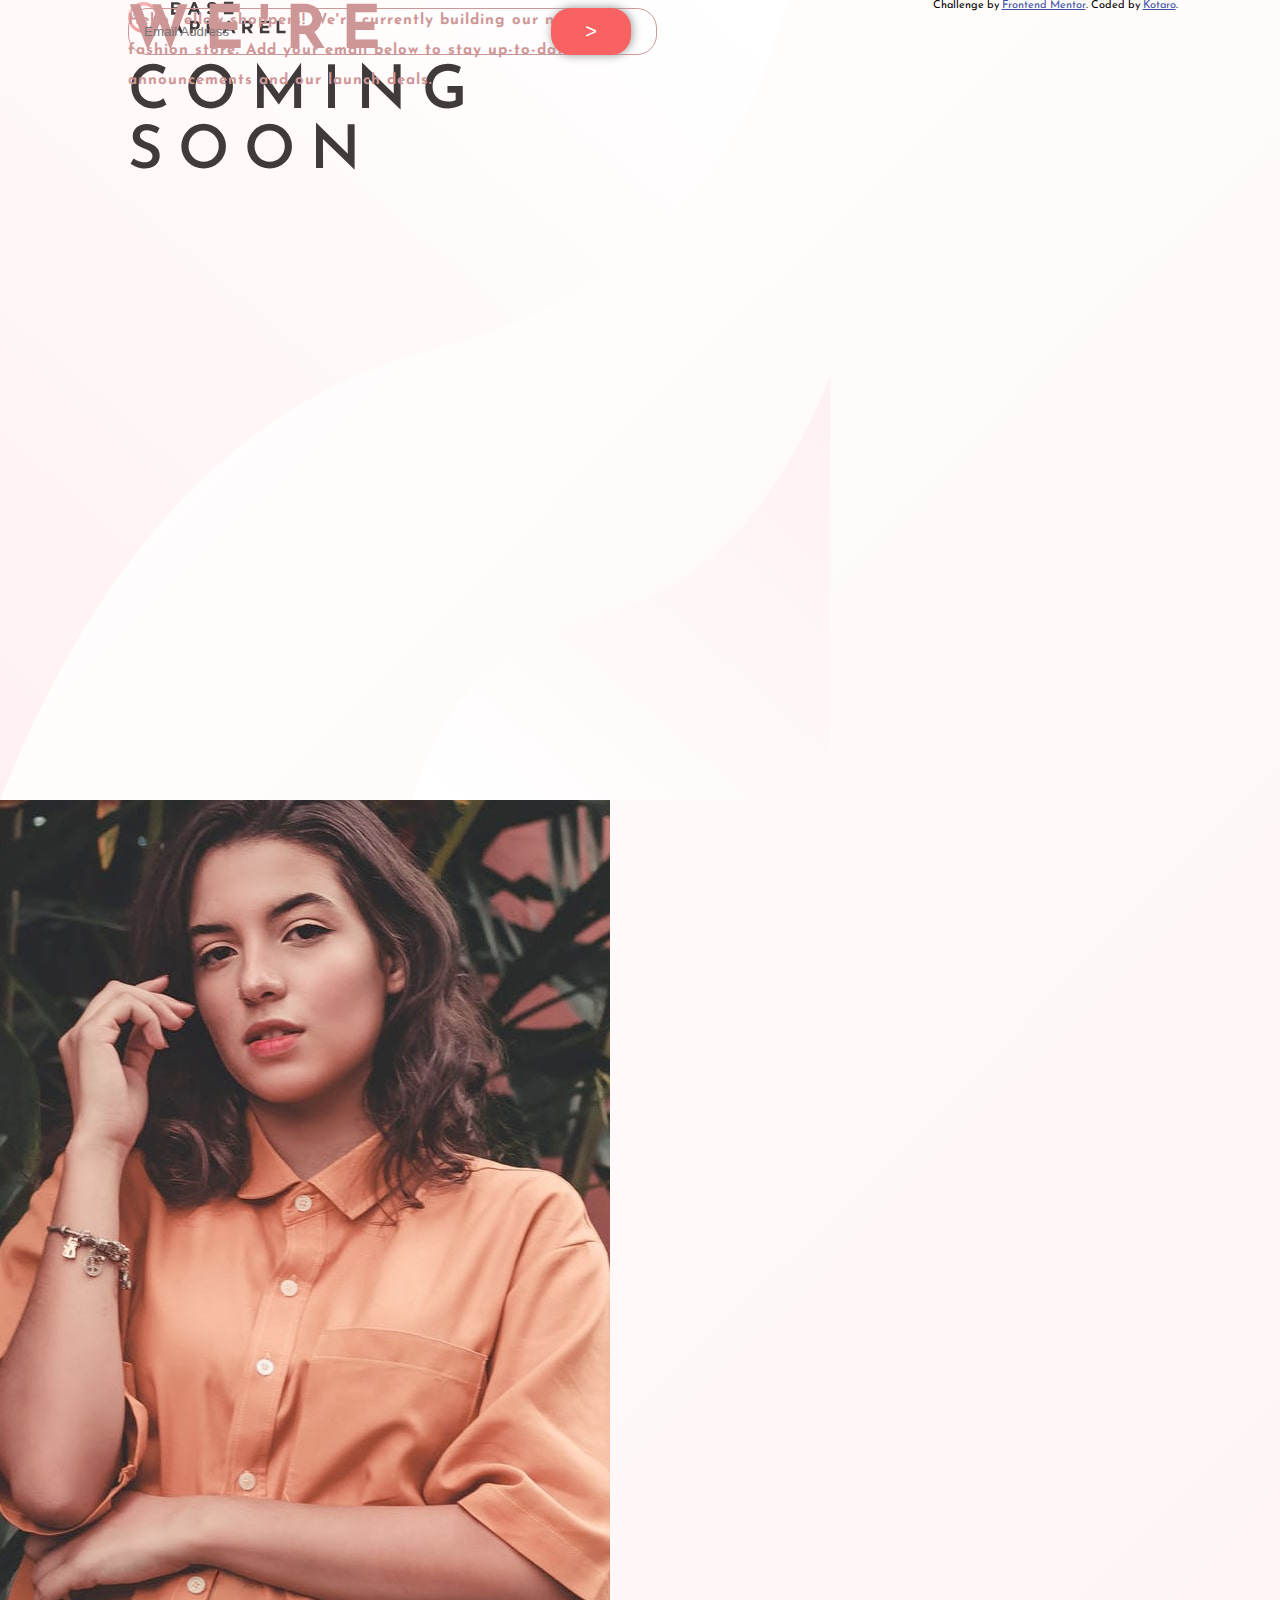
<file: day1/index.html>
<!DOCTYPE html>
<html lang="en">
  <head>
    <meta charset="UTF-8" />
    <meta name="viewport" content="width=device-width, initial-scale=1.0" />
    <!-- displays site properly based on user's device -->

    <link
      rel="icon"
      type="image/png"
      sizes="32x32"
      href="./images/favicon-32x32.png"
    />
    <link
      href="https://fonts.googleapis.com/css?family=Josefin+Sans&display=swap"
      rel="stylesheet"
    />
    <script defer src="index.js"></script>
    <link rel="stylesheet" type="text/css" href="style.css" />
    <title>Frontend Mentor | Base Apparel coming soon page</title>
  </head>
  <body>
    <img src="./images/logo.svg" alt="logo" class="logo" />
    <img
      src="./images/bg-pattern-desktop.svg"
      alt="background image"
      class="bg-picture"
    />
    <img
      src="./images/hero-desktop.jpg"
      alt="a photo with a woman"
      class="bg-picture"
    />

    <div class="main-content">
      <div class="coming-soon">
        <h1>
          We're<br /><span>coming<br />soon</span>
        </h1>
      </div>
      <div class="detail-section">
        <h2>
          Hello fellow shoppers! We're currently building our new<br />
          fashion store. Add your email below to stay up-to-date with<br />announcements
          and our launch deals.
        </h2>
      </div>
      <div class="email-section">
        <img
          src="./images/icon-error.svg"
          alt="error"
          class="error-icon"
          id="error-icon"
        />
        <input
          type="email"
          name="email"
          placeholder="Email Address"
          size="60"
          maxlength="60"
          pattern="[a-z0-9._%+-]+@[a-z0-9.-]+\.[a-z]{2,}$"
          class="email-field"
          aria-label="Email Address"
          id="email-field"
        />
        <input type="submit" value=">" class="submit-btn" id="submit-btn" />
        <p class="error-message" id="errorMsg">
          Please provide a valid email
        </p>
      </div>
    </div>

    <footer>
      <p class="attribution">
        Challenge by
        <a href="https://www.frontendmentor.io?ref=challenge" target="_blank"
          >Frontend Mentor</a
        >. Coded by
        <a href="https://twitter.com/Kotaro6661" target="_blank">Kotaro</a>.
      </p>
    </footer>
  </body>
</html>
</file>
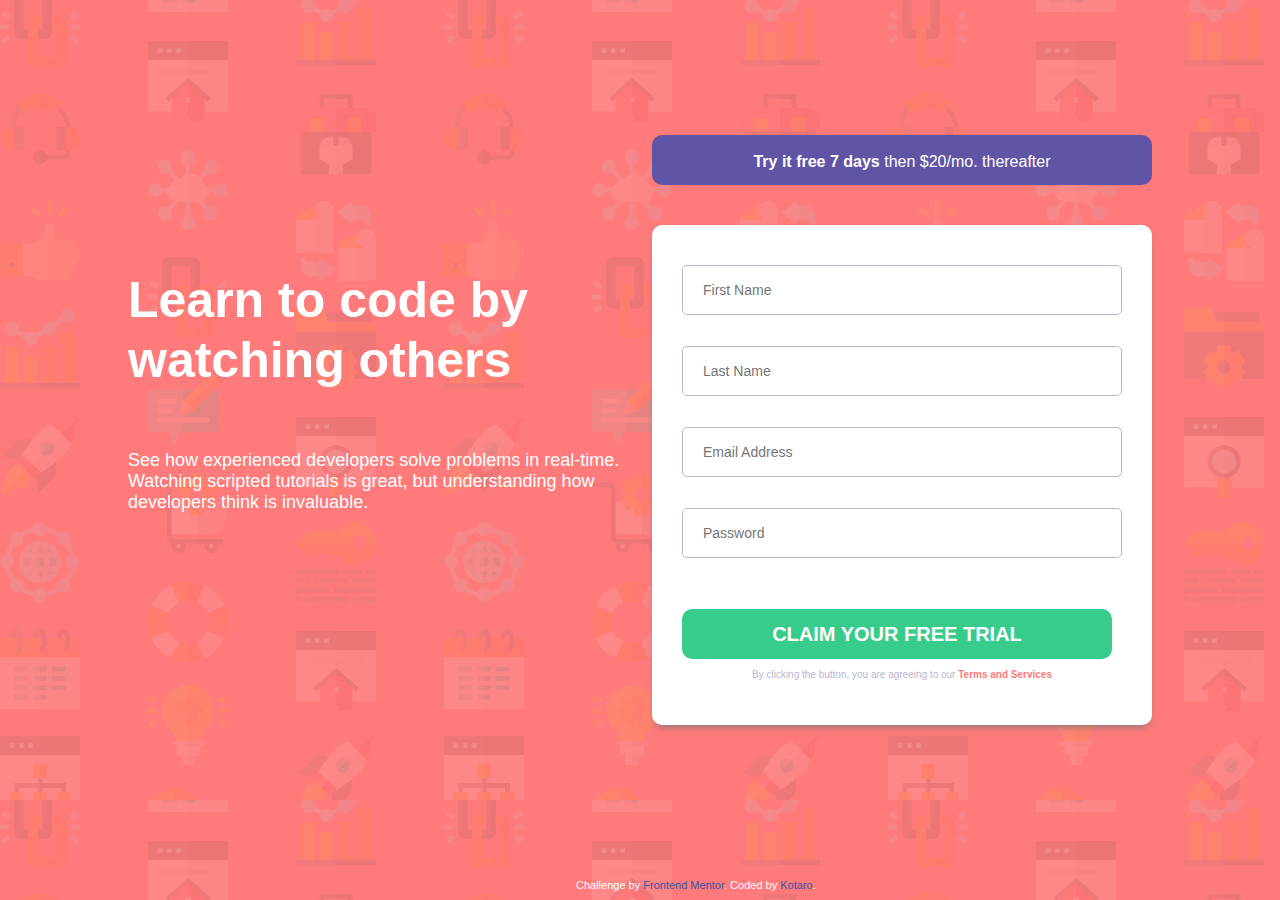
<file: day2/index.html>
<!DOCTYPE html>
<html lang="en">
  <head>
    <meta charset="UTF-8" />
    <meta name="viewport" content="width=device-width, initial-scale=1.0" />
    <!-- displays site properly based on user's device -->

    <link
      rel="icon"
      type="image/png"
      sizes="32x32"
      href="./images/favicon-32x32.png"
    />
    <link
      href="https://fonts.googleapis.com/css?family=Josefin+Sans:300,400,600&display=swap"
      rel="stylesheet"
    />
    <script defer src="index.js"></script>
    <link rel="stylesheet" type="text/css" href="style.css" />

    <title>Frontend Mentor | Intro component with sign up form</title>
  </head>
  <body>
    <div class="left-section">
      <h1 class="main-slogan">Learn to code by<br />watching others</h1>
      <h2 class="sub-slogan">
        See how experienced developers solve problems in real-time.<br />Watching
        scripted tutorials is great, but understanding how<br />developers think
        is invaluable.
      </h2>
    </div>
    <div class="right-section">
      <div class="ad-slogan">
        <span>Try it free 7 days</span> then $20/mo. thereafter
      </div>
      <div class="form-section">
        <div class="input-section">
          <input
            type="text"
            name="first-name"
            placeholder="First Name"
            class="input-area first-name"
            id="firstName"
            aria-label="First Name"
            required
          />
          <span class="error-msg-first" id="errorMsgFirst"
            >First Name cannot be empty</span
          >
          <input
            type="text"
            name="last-name"
            placeholder="Last Name"
            class="input-area last-name"
            id="lastName"
            aria-label="Last Name"
            required
          />
          <span class="error-msg-last" id="errorMsgLast"
            >Last Name cannot be empty</span
          >
          <input
            type="email"
            name="email"
            placeholder="Email Address"
            class="input-area email"
            id="email"
            aria-label="Email"
            required
          />
          <span class="error-msg-email" id="errorMsgEmail"
            >Looks like this is not an email</span
          >
          <input
            type="password"
            name="password"
            placeholder="Password"
            class="input-area password"
            id="password"
            aria-label="Password"
            required
          />
          <span class="error-msg-pwd" id="errorMsgPwd"
            >Looks like password is empty or invaild</span
          >
        </div>
        <button type="button" name="button" class="button" id="button">
          <span class="uppercase">Claim your free trial</span>
        </button>
        <div class="terms">
          By clicking the button, you are agreeing to our
          <a href="#" target="_blank">Terms and Services</a>
        </div>
      </div>
    </div>
    <footer>
      <p class="attribution">
        Challenge by
        <a href="https://www.frontendmentor.io?ref=challenge" target="_blank"
          >Frontend Mentor</a
        >. Coded by
        <a href="https://twitter.com/Kotaro6661" target="_blank">Kotaro</a>.
      </p>
    </footer>
  </body>
</html>
</file>
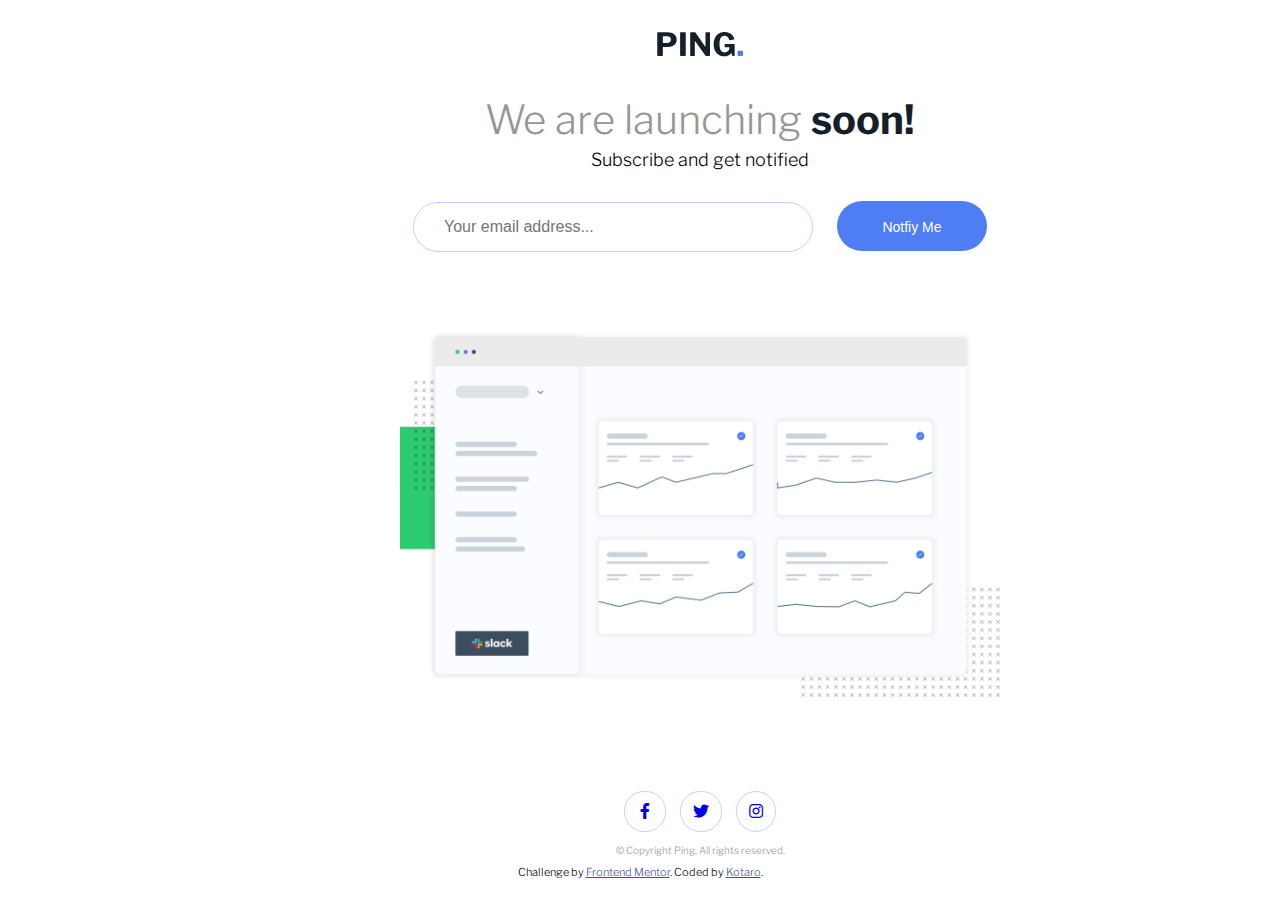
<file: day3/index.html>
<!DOCTYPE html>
<html lang="en">
  <head>
    <meta charset="UTF-8" />
    <meta name="viewport" content="width=device-width, initial-scale=1.0" />
    <!-- displays site properly based on user's device -->

    <link
      rel="icon"
      type="image/png"
      sizes="32x32"
      href="./images/favicon-32x32.png"
    />
    <link rel="stylesheet" type="text/css" href="style.css" />
    <link
      href="https://fonts.googleapis.com/css?family=Libre+Franklin:300,600,700&display=swap"
      rel="stylesheet"
    />
    <link
      rel="stylesheet"
      href="https://use.fontawesome.com/releases/v5.6.3/css/all.css"
    />
    <script defer src="index.js"></script>
    <title>Frontend Mentor | Ping coming soon page</title>
  </head>
  <body>
    <div class="container">
      <div class="ping-mark">
        <img src="./images/logo.svg" alt="logo" />
      </div>
      <div class="main-slogan">
        <h1>We are launching <span>soon!</span></h1>
      </div>
      <div class="sub-slogan">
        <h2>Subscribe and get notified</h2>
      </div>
      <div class="notify">
        <input
          type="email"
          name="email"
          placeholder="Your email address..."
          class="email"
          id="email"
          maxlength="50"
          aria-label="Type your mail address..."
          required
        />
        <button type="button" name="button" class="button" id="button">
          <span class="notify-me">Notfiy Me</span>
        </button>
        <div class="error-msg-section" id="errorMsg">
          <span>Please provide a valid email address</span>
        </div>
      </div>
      <div class="main-image">
        <img
          src="./images/illustration-dashboard.png"
          alt="illustration of dashboard"
          class="img-item"
        />
      </div>
      <div class="social-section">
        <ul class="social-icon">
          <li class="icon-item">
            <a
              href="https://www.facebook.com/"
              target="_blank"
              aria-label="Follow me on Facebook"
              class="facebook"
              ><i class="fab fa-facebook-f"></i
            ></a>
          </li>
          <li class="icon-item">
            <a
              href="https://twitter.com/ "
              target="_blank"
              aria-label="Follow me on Twitter"
              class="twitter"
              ><i class="fab fa-twitter"></i
            ></a>
          </li>
          <li class="icon-item">
            <a
              href="https://instagram.com"
              target="_blank"
              aria-label="Follow me on Instagram"
              class="instagram"
              ><i class="fab fa-instagram"></i
            ></a>
          </li>
        </ul>
      </div>
      <div class="copyright">
        &copy; Copyright Ping. All rights reserved.
      </div>
      <footer>
        <p class="attribution">
          Challenge by
          <a href="https://www.frontendmentor.io?ref=challenge" target="_blank"
            >Frontend Mentor</a
          >. Coded by
          <a href="https://twitter.com/Kotaro6661" target="_blank">Kotaro</a>.
        </p>
      </footer>
    </div>
  </body>
</html>
</file>
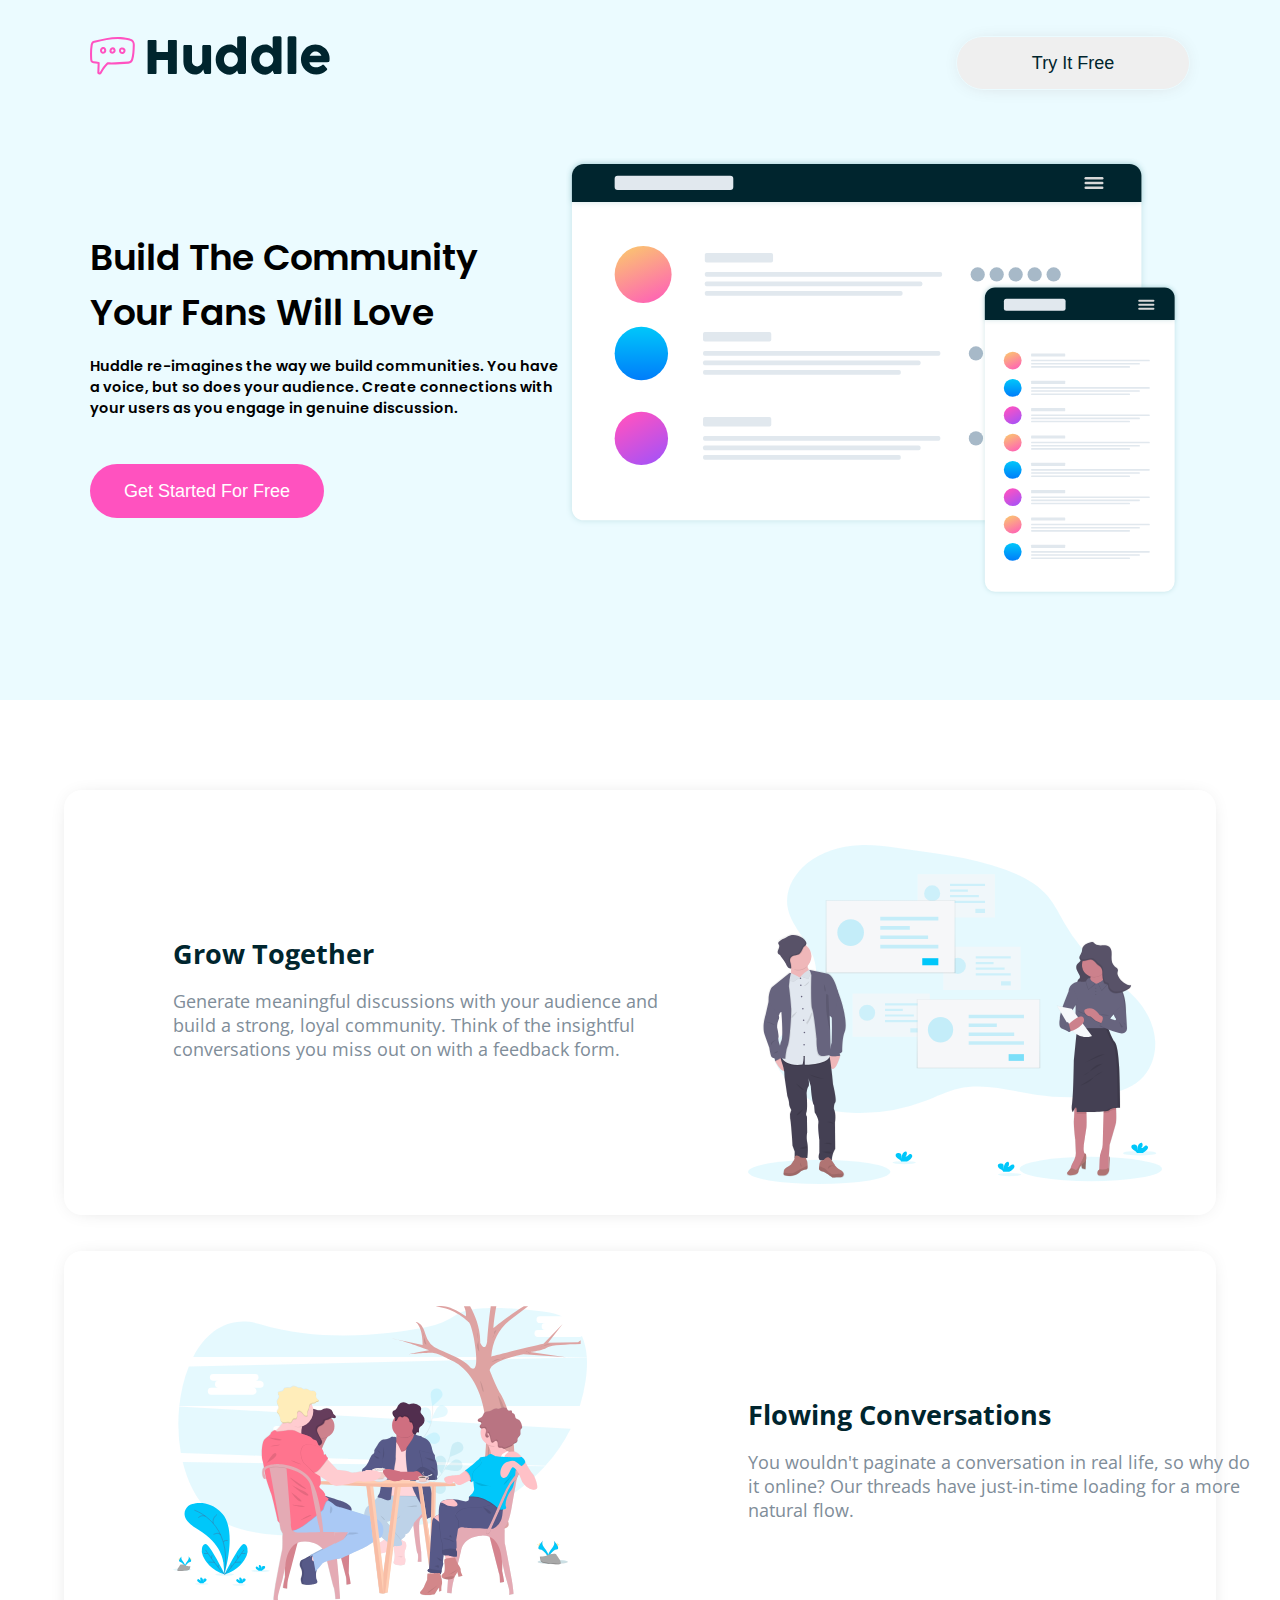
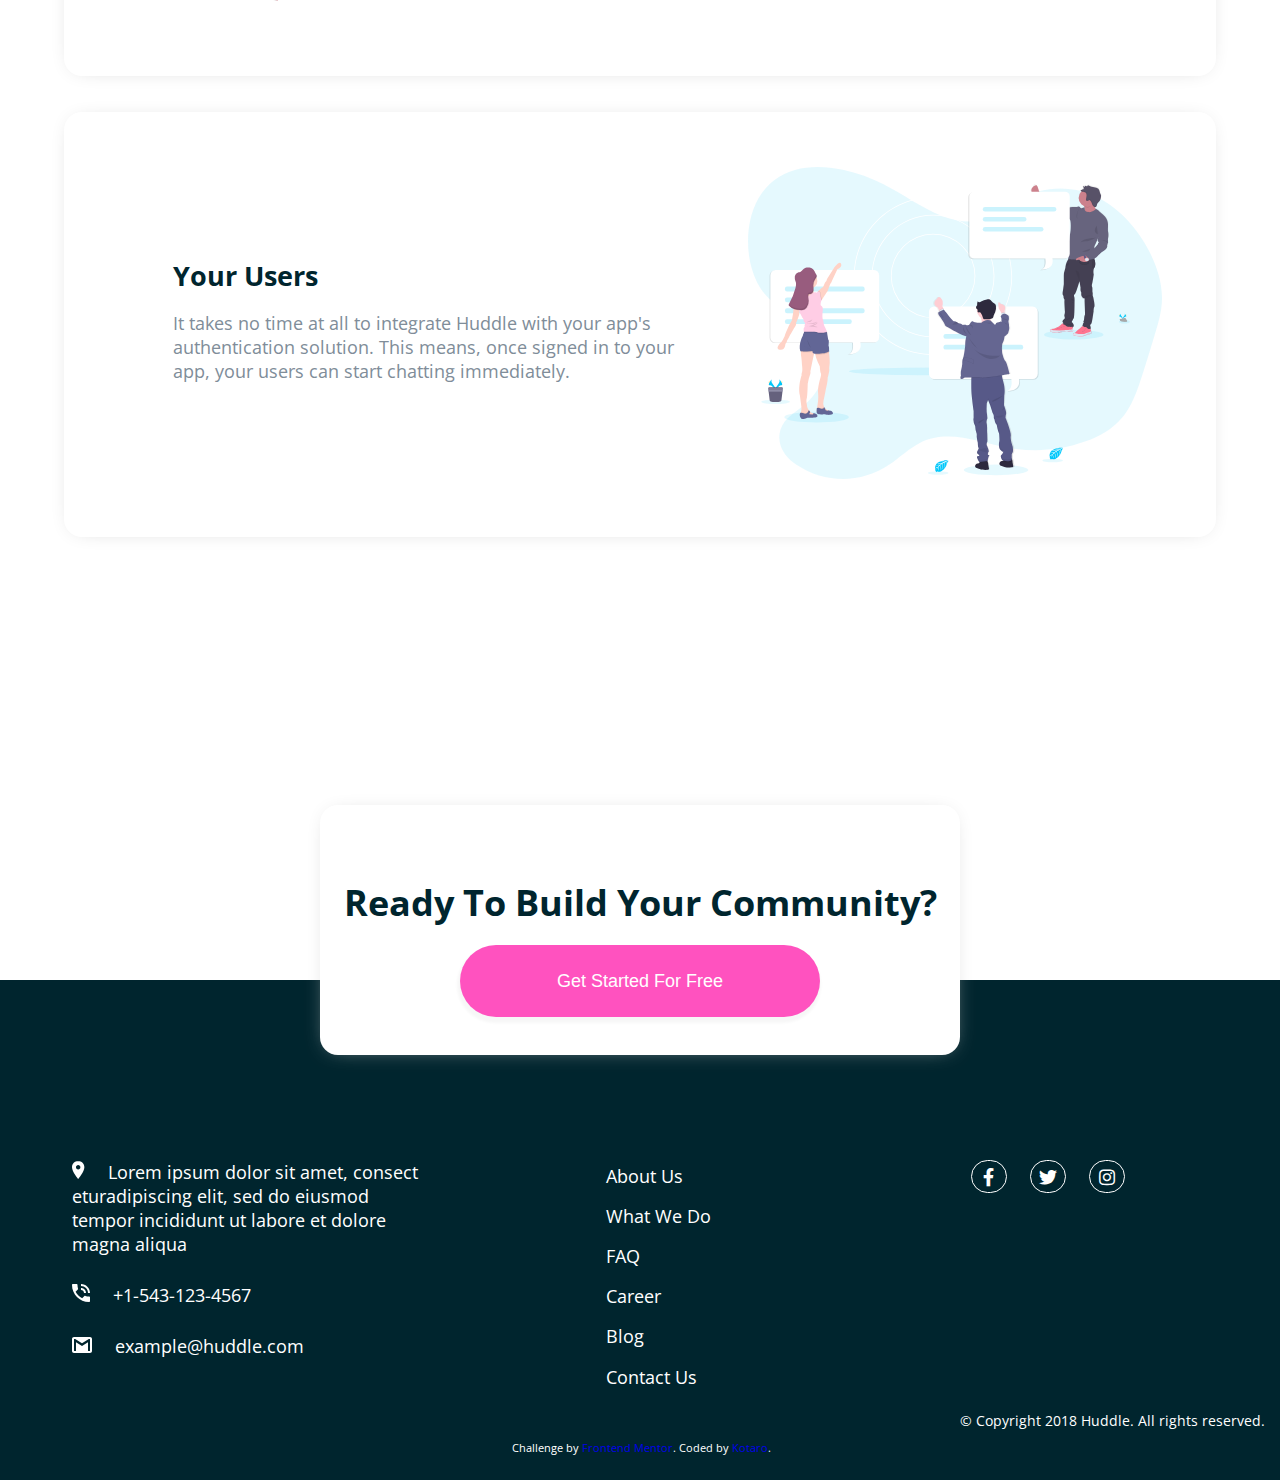
<file: day4/index.html>
<!DOCTYPE html>
<html lang="en">
  <head>
    <meta charset="UTF-8" />
    <meta name="viewport" content="width=device-width, initial-scale=1.0" />
    <!-- displays site properly based on user's device -->

    <link
      rel="icon"
      type="image/png"
      sizes="32x32"
      href="./images/favicon-32x32.png"
    />
    <link rel="stylesheet" type="text/css" href="style.css" />
    <link
      rel="stylesheet"
      href="https://use.fontawesome.com/releases/v5.6.3/css/all.css"
    />
    <link
      href="https://fonts.googleapis.com/css?family=Poppins:600&display=swap"
      rel="stylesheet"
    />
    <link
      href="https://fonts.googleapis.com/css?family=Open+Sans:400,700&display=swap"
      rel="stylesheet"
    />

    <title>
      Frontend Mentor | Huddle landing page with alternating feature blocks
    </title>
  </head>
  <body>
    <header>
      <div class="header-upper">
        <div class="logo-header">
          <img src="./images/logo.svg" alt="logo" />
        </div>
        <button class="btn-white" id="btnWhite">
          <span>Try It Free</span>
        </button>
      </div>
      <div class="header-lower">
        <div class="header-lower-left">
          <div class="main-slogan">
            <p>Build The Community<br />Your Fans Will Love</p>
          </div>

          <div class="sub-slogan">
            <p>
              Huddle re-imagines the way we build communities. You have<br />a
              voice, but so does your audience. Create connections with<br />your
              users as you engage in genuine discussion.
            </p>
          </div>
          <button class="btn-pink-header" id="btnPink1">
            <span>Get Started For Free</span>
          </button>
        </div>
        <div class="header-lower-right">
          <img src="./images/illustration-mockups.svg" alt="Main picture" />
        </div>
      </div>
    </header>

    <div class="main">
      <div class="main-box first-section">
        <div class="left-section left-section-title">
          <div class="title">Grow Together</div>
          <div class="details">
            Generate meaningful discussions with your audience and build a
            strong, loyal community. Think of the insightful conversations you
            miss out on with a feedback form.
          </div>
        </div>
        <div class="right-section right-section-picture">
          <img
            src="./images/illustration-grow-together.svg"
            alt="a picture of a group having aconversation"
          />
        </div>
      </div>
      <div class="main-box second-section">
        <div class="left-section left-section-picture">
          <img
            src="./images/illustration-flowing-conversation.svg"
            alt="a picture of hanging out"
          />
        </div>
        <div class="right-section right-section-title">
          <div class="title">Flowing Conversations</div>
          <div class="details">
            You wouldn't paginate a conversation in real life, so why do it
            online? Our threads have just-in-time loading for a more natural
            flow.
          </div>
        </div>
      </div>
      <div class="main-box thrid-section">
        <div class="left-section left-section-title">
          <div class="title">Your Users</div>
          <div class="details">
            It takes no time at all to integrate Huddle with your app's
            authentication solution. This means, once signed in to your app,
            your users can start chatting immediately.
          </div>
        </div>
        <div class="right-section right-section-picture">
          <img
            src="./images/illustration-your-users.svg"
            alt="a picture of users"
          />
        </div>
      </div>
    </div>

    <footer>
      <div class="catch">
        <div class="catch-slogan">Ready To Build Your Community?</div>
        <button class="btn-pink-main" id="btnPink2">
          <span>Get Started For Free</span>
        </button>
      </div>
      <div class="footer-items">
        <div class="footer-item left-footer">
          <div class="item location">
            <img src="./images/icon-location.svg" alt="location mark" />
            <span
              >Lorem ipsum dolor sit amet, consect eturadipiscing elit, sed do
              eiusmod tempor incididunt ut labore et dolore magna aliqua</span
            >
          </div>
          <div class="item phone">
            <img src="./images/icon-phone.svg" alt="phone mark" />
            <span>+1-543-123-4567</span>
          </div>
          <div class="item email">
            <img src="./images/icon-email.svg" alt="email mark" />
            <span>example@huddle.com</span>
          </div>
        </div>
        <div class="footer-item middle-footer">
          <ul>
            <li><a href="#">About Us</a></li>
            <li><a href="#">What We Do</a></li>
            <li><a href="#">FAQ</a></li>
            <li><a href="#">Career</a></li>
            <li><a href="#">Blog</a></li>
            <li><a href="#">Contact Us</a></li>
          </ul>
        </div>
        <div class="footer-item right-footer">
          <ul class="social-icon">
            <li class="icon-item">
              <a
                href="https://www.facebook.com/"
                target="_blank"
                aria-label="Follow me on Facebook"
                class="facebook"
                ><i class="fab fa-facebook-f"></i
              ></a>
            </li>
            <li class="icon-item">
              <a
                href="https://twitter.com/ "
                target="_blank"
                aria-label="Follow me on Twitter"
                class="twitter"
                ><i class="fab fa-twitter"></i
              ></a>
            </li>
            <li class="icon-item">
              <a
                href="https://instagram.com"
                target="_blank"
                aria-label="Follow me on Instagram"
                class="instagram"
                ><i class="fab fa-instagram"></i
              ></a>
            </li>
          </ul>
        </div>
      </div>
      <div class="copyright">
        <p>&copy; Copyright 2018 Huddle. All rights reserved.</p>
      </div>
      <p class="attribution">
        Challenge by
        <a href="https://www.frontendmentor.io?ref=challenge" target="_blank"
          >Frontend Mentor</a
        >. Coded by
        <a href="https://twitter.com/Kotaro6661" target="_blank">Kotaro</a>.
      </p>
    </footer>
  </body>
</html>
</file>
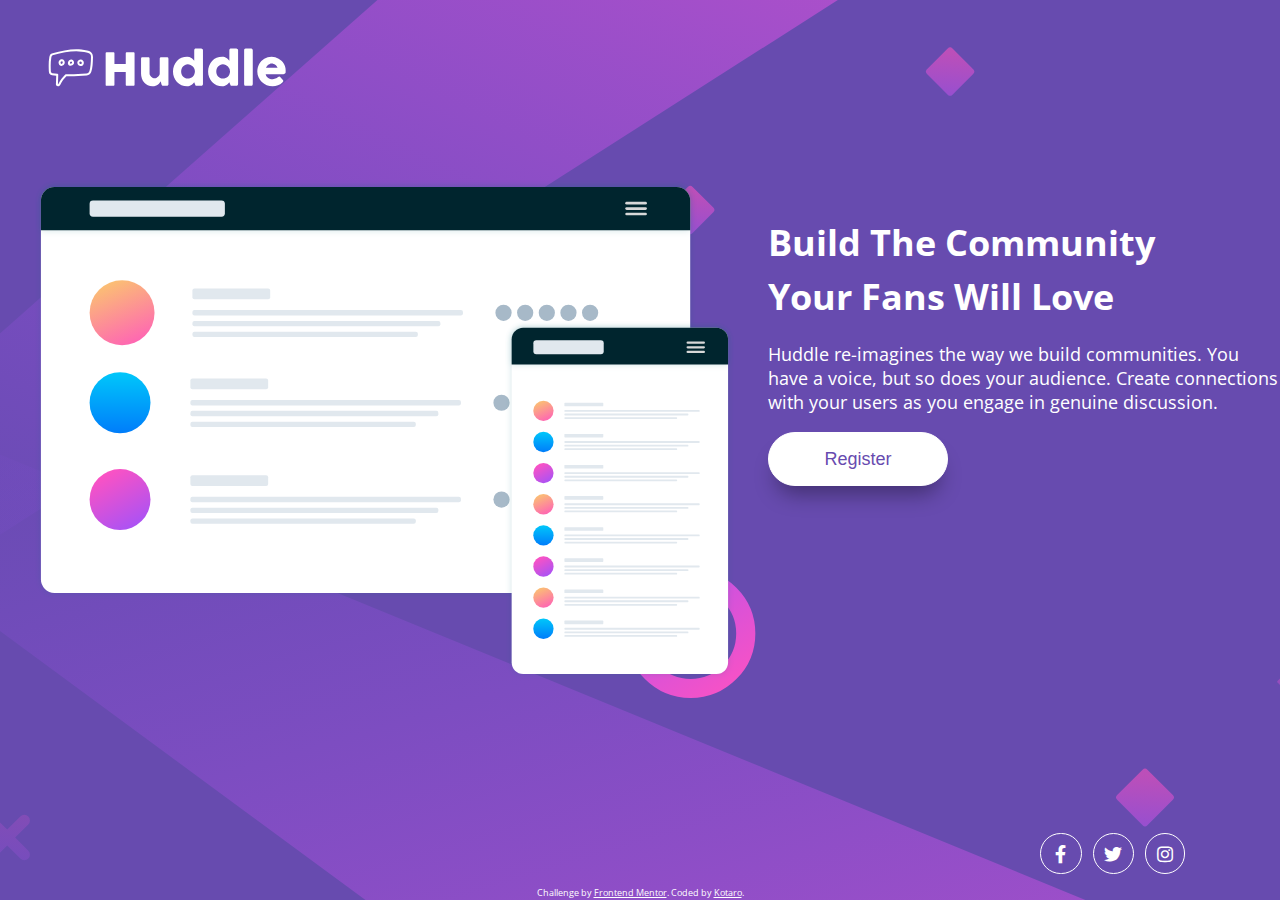
<file: day5/index.html>
<!DOCTYPE html>
<html lang="en">
  <head>
    <meta charset="UTF-8" />
    <meta name="viewport" content="width=device-width, initial-scale=1.0" />
    <!-- displays site properly based on user's device -->

    <link
      rel="icon"
      type="image/png"
      sizes="32x32"
      href="./images/favicon-32x32.png"
    />
    <link rel="stylesheet" type="text/css" href="style.css" />
    <link
      rel="stylesheet"
      href="https://use.fontawesome.com/releases/v5.6.3/css/all.css"
    />
    <link
      href="https://fonts.googleapis.com/css?family=Poppins:400,700&display=swap"
      rel="stylesheet"
    />
    <link
      href="https://fonts.googleapis.com/css?family=Open+Sans&display=swap"
      rel="stylesheet"
    />
    <title>
      Frontend Mentor | Huddle landing page with single introductory section
    </title>
  </head>
  <body>
    <header>
      <img src="./images/logo.svg" alt="logo" class="logo" />
      <!-- <img src="./images/bg-mobile.svg" alt="background picture" /> -->
    </header>

    <main>
      <div class="left-section">
        <img
          src="./images/illustration-mockups.svg"
          alt="a picture of application image"
        />
      </div>
      <div class="right-section">
        <div class="main-slogan">
          Build The Community<br />Your Fans Will Love
        </div>
        <div class="sub-slogan">
          Huddle re-imagines the way we build communities. You have a voice, but
          so does your audience. Create connections with your users as you
          engage in genuine discussion.
        </div>
        <button class="button" id="button">
          <span>Register</span>
        </button>
      </div>
    </main>

    <footer>
      <div class="social-icon">
        <ul>
          <li>
            <a
              href="https://www.facebook.com/"
              target="_blank"
              aria-label="Follow me on Facebook"
              class="facebook"
              ><i class="fab fa-facebook-f"></i
            ></a>
          </li>
          <li>
            <a
              href="https://twitter.com/"
              target="_blank"
              aria-label="Follow me on Twitter"
              class="twitter"
              ><i class="fab fa-twitter"></i
            ></a>
          </li>
          <li>
            <a
              href="https://www.instagram.com/"
              target="_blank"
              aria-label="Follow me on Instagram"
              class="instagram"
              ><i class="fab fa-instagram"></i
            ></a>
          </li>
        </ul>
      </div>
      <p class="attribution">
        Challenge by
        <a href="https://www.frontendmentor.io?ref=challenge" target="_blank"
          >Frontend Mentor</a
        >. Coded by
        <a href="https://twitter.com/Kotaro6661" target="_blank">Kotaro</a>.
      </p>
    </footer>
  </body>
</html>
</file>
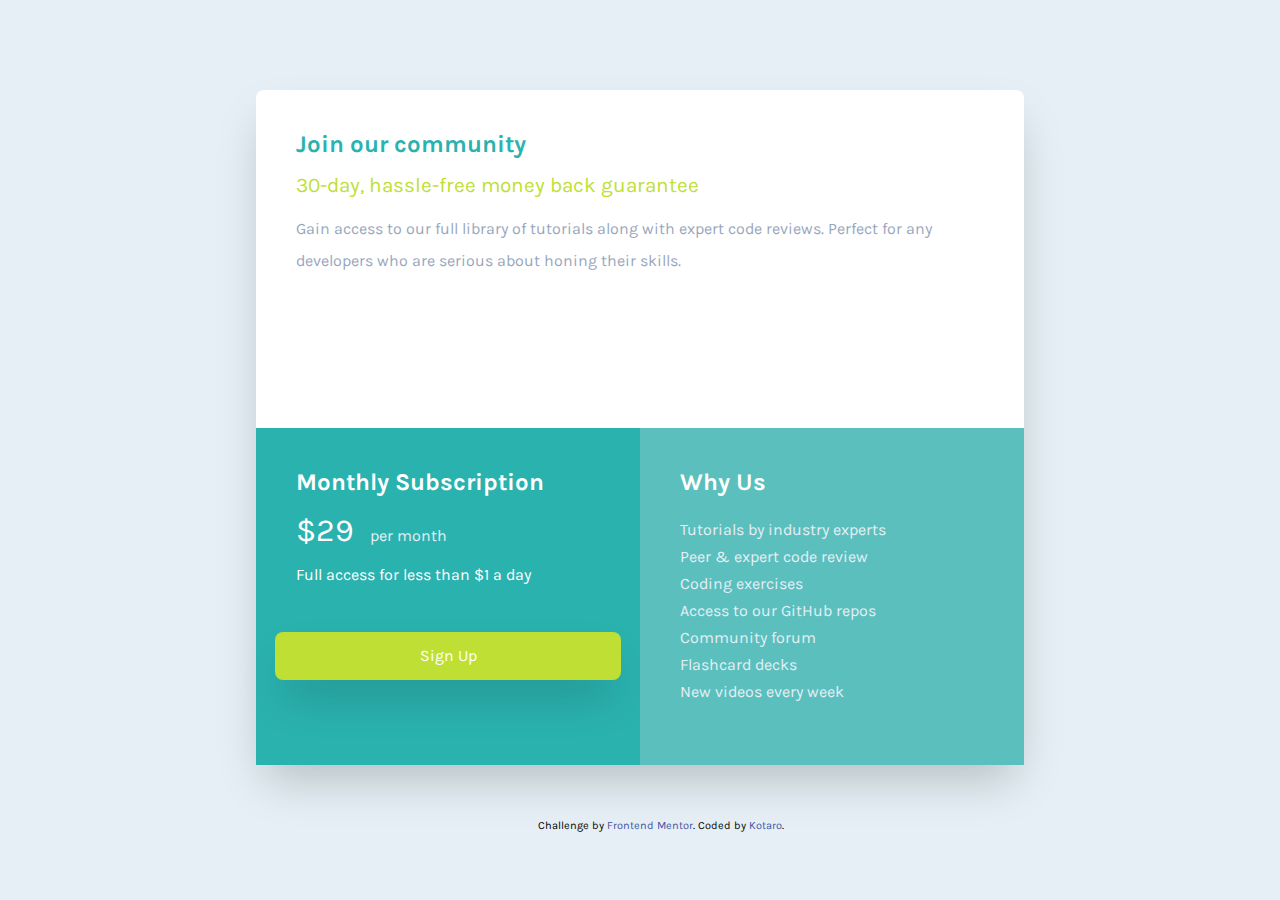
<file: day6/index.html>
<!DOCTYPE html>
<html lang="en">
  <head>
    <meta charset="UTF-8" />
    <meta name="viewport" content="width=device-width, initial-scale=1.0" />
    <!-- displays site properly based on user's device -->

    <link
      rel="icon"
      type="image/png"
      sizes="32x32"
      href="./images/favicon-32x32.png"
    />
    <link rel="stylesheet" type="text/css" href="style.css" />
    <link
      rel="stylesheet"
      href="https://use.fontawesome.com/releases/v5.6.3/css/all.css"
    />
    <link
      href="https://fonts.googleapis.com/css?family=Karla:400,700&display=swap"
      rel="stylesheet"
    />
    <title>Frontend Mentor | Single Price Grid Component</title>
  </head>
  <body>
    <div class="container">
      <div class="grid first-section">
        <div class="item title">
          Join our community
        </div>
        <div class="item subtitle">
          30-day, hassle-free money back guarantee
        </div>
        <div class="item details">
          Gain access to our full library of tutorials along with expert code
          reviews. Perfect for any developers who are serious about honing their
          skills.
        </div>
      </div>
      <div class="grid second-section">
        <div class="item title">Monthly Subscription</div>
        <div class="item money"><span>&dollar;29</span>per month</div>
        <div class="item details">
          Full access for less than &dollar;1 a day
        </div>
        <div class="btn-section">
          <button><span>Sign Up</span></button>
        </div>
      </div>
      <div class="grid third-section">
        <div class="item title">Why Us</div>
        <ul class="item">
          <li><a href="#">Tutorials by industry experts</a></li>
          <li><a href="#">Peer &amp; expert code review</a></li>
          <li><a href="#">Coding exercises</a></li>
          <li><a href="#">Access to our GitHub repos</a></li>
          <li><a href="#">Community forum</a></li>
          <li><a href="#">Flashcard decks</a></li>
          <li><a href="#">New videos every week</a></li>
        </ul>
      </div>
    </div>
    <footer>
      <p class="attribution">
        Challenge by
        <a href="https://www.frontendmentor.io?ref=challenge" target="_blank"
          >Frontend Mentor</a
        >. Coded by
        <a href="https://twitter.com/Kotaro6661" target="_blank">Kotaro</a>.
      </p>
    </footer>
  </body>
</html>
</file>
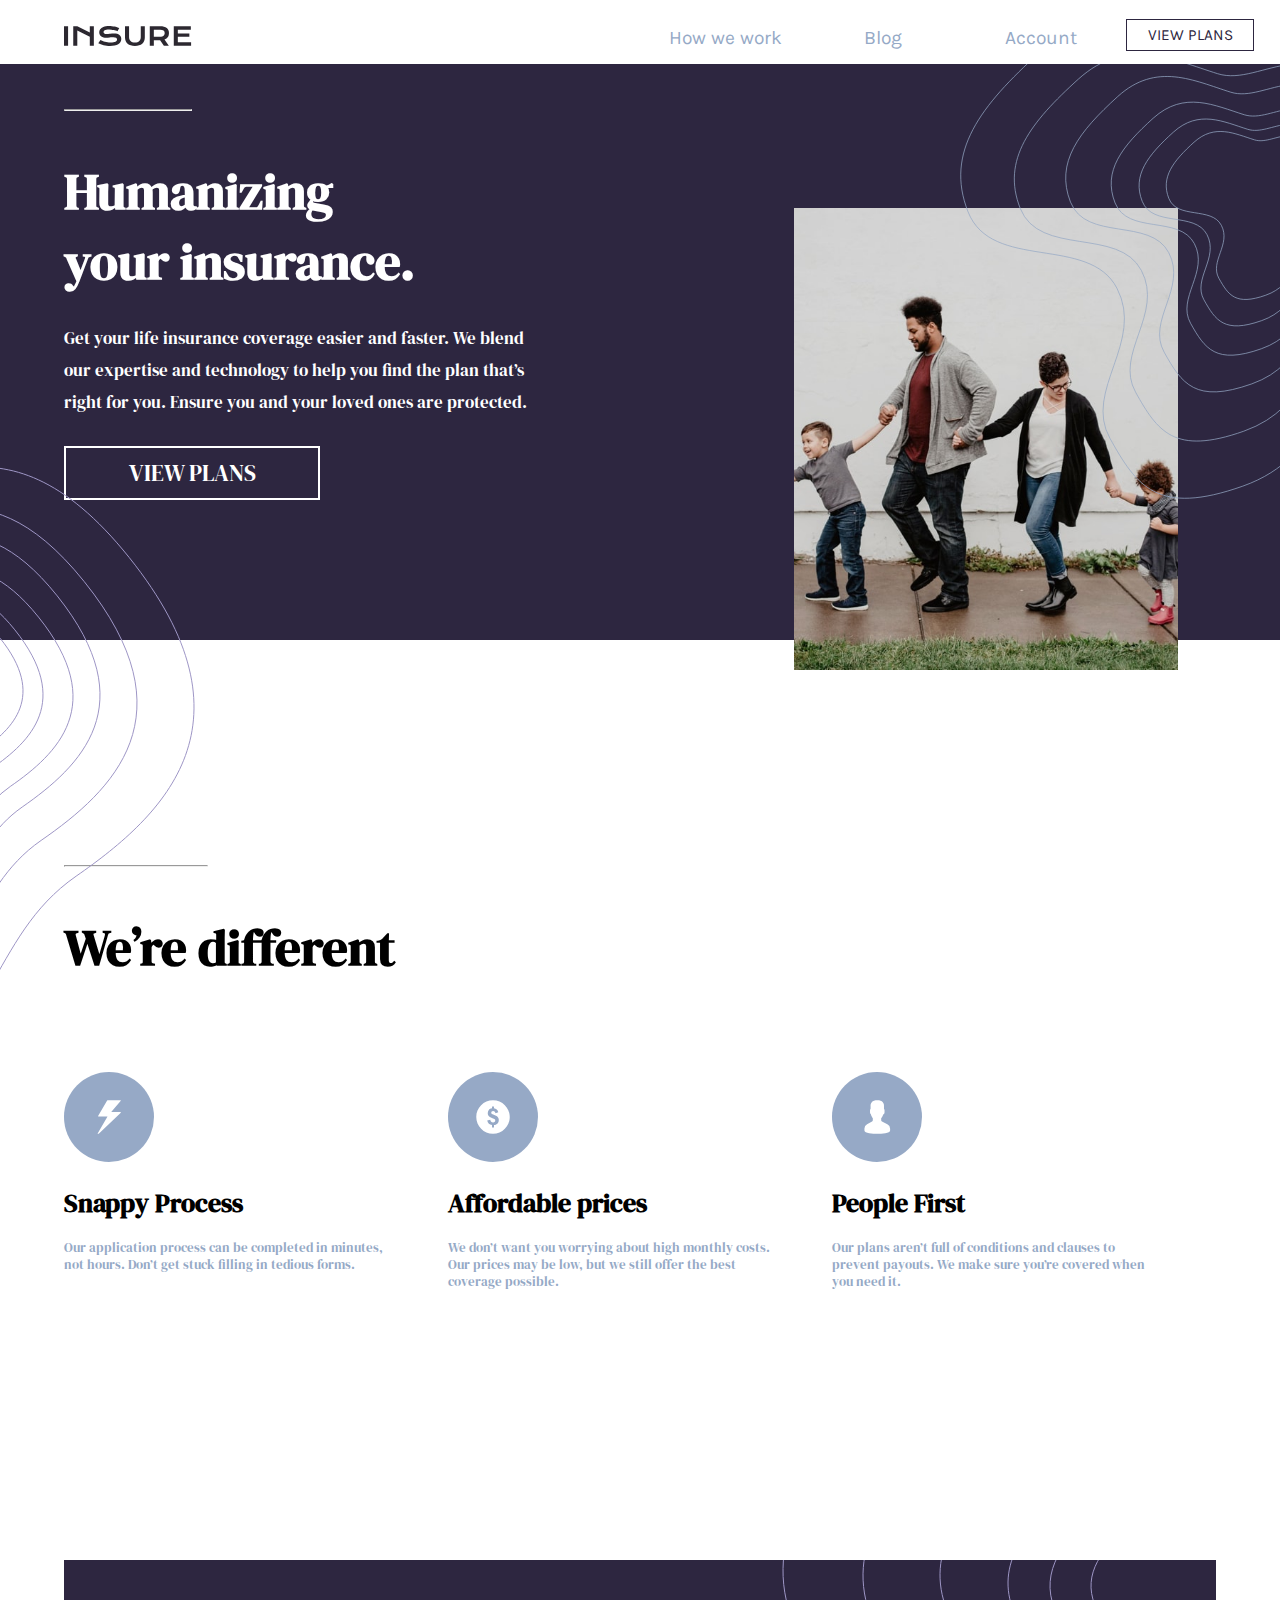
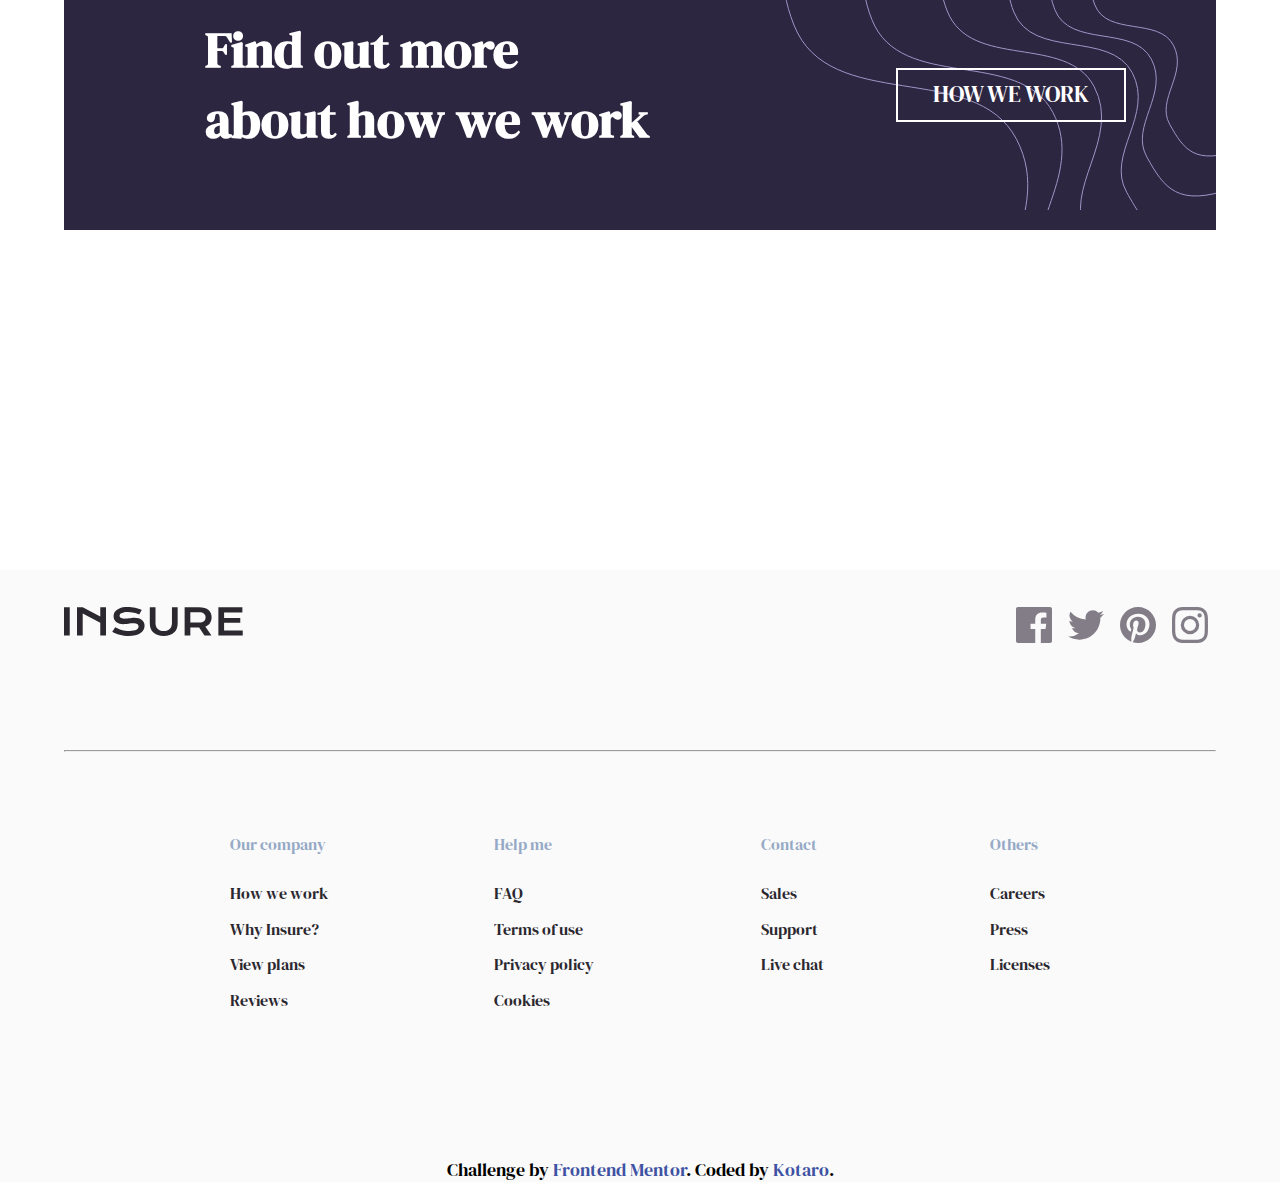
<file: day7/index.html>
<!DOCTYPE html>
<html lang="en">
  <head>
    <meta charset="UTF-8" />
    <meta name="viewport" content="width=device-width, initial-scale=1.0" />
    <!-- displays site properly based on user's device -->

    <link
      rel="icon"
      type="image/png"
      sizes="32x32"
      href="./images/favicon-32x32.png"
    />
    <link rel="stylesheet" type="text/css" href="style.css" />
    <link
      rel="stylesheet"
      href="https://use.fontawesome.com/releases/v5.6.3/css/all.css"
    />
    <link
      href="https://fonts.googleapis.com/css2?family=Karla:wght@400;700&display=swap"
      rel="stylesheet"
    />
    <link
      href="https://fonts.googleapis.com/css2?family=DM+Serif+Display&display=swap"
      rel="stylesheet"
    />
    <script defer src="index.js"></script>
    <title>Frontend Mentor | Insure landing page</title>
  </head>
  <body>
    <div class="container">
      <header>
        <img class="logo-header" src="./images/logo.svg" alt="logo" />
        <img
          class="hamburger"
          id="hamburger"
          src="./images/icon-hamburger.svg"
          alt="navigation hamburger"
        />
        <img
          class="close"
          id="close"
          src="./images/icon-close.svg"
          alt="navigation close"
        />
        <!-- NAV BAR FOR MOBILE -->
        <div class="navigation-page-mobile" id="navigationPageMobile">
        <nav>
          <ul>
            <li><a href="#">How we work</a></li>
            <li><a href="#">Blog</a></li>
            <li><a href="#">Account</a></li>
          </ul>
        </nav>
        <button class="btn-header btn-header_upper">
          <span>View plans</span>
        </button>
        <img class="bg-pattern-mobile-nav" src="./images/bg-pattern-mobile-nav.svg" alt="bg-pattern-mobile-nav">
      </div>
      <!-- NAV BAR FOR LAPTOP -->
      <div class="navigation-page-laptop" id="navigationPageLaptop">
          <nav>
            <ul>
              <li><a href="#">How we work</a></li>
              <li><a href="#">Blog</a></li>
              <li><a href="#">Account</a></li>
            </ul>
          </nav>
          <button class="btn-header btn-header_upper">
            <span>View plans</span>
          </button>
        </div>
      </header>
      <div class="main-first">
        <img
          class="bg-header-mobile"
          src="./images/image-intro-mobile.jpg"
          alt="a picture of family"
        />
        <img
          class="bg-header-desktop"
          src="./images/image-intro-desktop.jpg"
          alt="a picture of family"
        />
        <img
            class="bg-pattern-intro-left-desktop"
            src="./images/bg-pattern-intro-left-desktop.svg"
            alt="background pattern"
          />
          <img
            class="bg-pattern-intro-right-desktop"
            src="./images/bg-pattern-intro-right-desktop.svg"
            alt="background pattern"
          />
        <div class="feature">
          <img
            class="bg-pattern-intro-left-mobile"
            src="./images/bg-pattern-intro-left-mobile.svg"
            alt="background pattern"
          />
          <hr class="hr-desktop" />
          <div class="title header-title">Humanizing<br />your insurance.</div>
          <div class="details header-details">
            Get your life insurance coverage easier and faster. We blend our
            expertise and technology to help you find the plan that’s right for
            you. Ensure you and your loved ones are protected.
          </div>
          <button class="btn-header btn-header_lower">
            <span>View plans</span>
          </button>
          <img
            class="bg-pattern-intro-right-mobile"
            src="./images/bg-pattern-intro-right-mobile.svg"
            alt="background pattern"
          />

        </div>
      </div>
      <div class="main-second">
        <hr class="hr1" />
        <div class="title main-title">We’re different</div>
        <div class="flex-desktop">
        <div class="column">
          <img
            class="logo-main"
            src="./images/icon-snappy-process.svg"
            alt="icon-snappy-process"
          />
          <div class="main-subtitle">
            Snappy Process
          </div>
          <div class="main-details">
            Our application process can be completed in minutes, not hours.
            Don’t get stuck filling in tedious forms.
          </div>
        </div>
        <div class="column">
          <img
            class="logo-main"
            src="./images/icon-affordable-prices.svg"
            alt="icon-snappy-process"
          />
          <div class="main-subtitle">
            Affordable prices
          </div>
          <div class="main-details">
            We don’t want you worrying about high monthly costs. Our prices may
            be low, but we still offer the best coverage possible.
          </div>
        </div>
        <div class="column">
          <img
            class="logo-main"
            src="./images/icon-people-first.svg"
            alt="icon-snappy-process"
          />
          <div class="main-subtitle">
            People First
          </div>
          <div class="main-details">
            Our plans aren’t full of conditions and clauses to prevent payouts.
            We make sure you’re covered when you need it.
          </div>
        </div>
      </div>
        <div class="ads-container">
          <div class="square">
            <img
              class="bg-pattern-how-we-work-mobile"
              src="./images/bg-pattern-how-we-work-mobile.svg"
              alt="background pattern"
            />
            <!-- <img
              class="bg-pattern-how-we-work-desktop"
              src="./images/bg-pattern-how-we-work-desktop.svg"
              alt="background pattern"
            /> -->
            <div class="ads">
                <img
                class="bg-pattern-how-we-work-desktop"
                src="./images/bg-pattern-how-we-work-desktop.svg"
                alt="background pattern"
              />
              <div class="title ads-title">Find out more<span class="break"></span> about how we work</div>
              <button class="btn-ads"><span>How we work</span></button>
            </div>
          </div>
        </div>
      </div>

      <footer>
        <div class="upper-footer">
        <img class="logo-footer" src="./images/logo.svg" alt="logo" />
        <div class="social-items">
          <ul>
            <li>
              <a href="#" aria-label="Follow Me"
                ><img src="./images/icon-facebook.svg" alt="facebook"
              /></a>
            </li>
            <li>
              <a href="#" aria-label="Follow Me"
                ><img src="./images/icon-twitter.svg" alt="twitter"
              /></a>
            </li>
            <li>
              <a href="#" aria-label="Follow Me"
                ><img src="./images/icon-pinterest.svg" alt="pinterest"
              /></a>
            </li>
            <li>
              <a href="#" aria-label="Follow Me"
                ><img src="./images/icon-instagram.svg" alt="instragram"
              /></a>
            </li>
          </ul>
        </div>
      </div>
        <hr class="hr2">
        <div class="lower-footer">

        <div class="footer-nav">
          <div class="nav-section">
            <div class="nav-title">Our company</div>
            <ul>
              <li><a href="#">How we work</a></li>
              <li><a href="#">Why Insure?</a></li>
              <li><a href="#">View plans</a></li>
              <li><a href="#">Reviews</a></li>
            </ul>
          </div>
          <div class="nav-section">
            <div class="nav-title">Help me</div>
            <ul>
              <li><a href="#">FAQ</a></li>
              <li><a href="#">Terms of use</a></li>
              <li><a href="#">Privacy policy</a></li>
              <li><a href="#">Cookies</a></li>
            </ul>
          </div>
          <div class="nav-section">
            <div class="nav-title">Contact</div>
            <ul>
              <li><a href="#">Sales</a></li>
              <li><a href="#">Support</a></li>
              <li><a href="#">Live chat</a></li>
            </ul>
          </div>
          <div class="nav-section">
            <div class="nav-title">Others</div>
            <ul>
              <li><a href="#">Careers</a></li>
              <li><a href="#">Press</a></li>
              <li><a href="#">Licenses</a></li>
            </ul>
          </div>
        </div>
      </div>
        <div class="attribution">
          Challenge by
          <a href="https://www.frontendmentor.io?ref=challenge" target="_blank"
            >Frontend Mentor</a
          >. Coded by <a href="#" target="_blank">Kotaro</a>.
        </div>
      </footer>
  </body>
</html>
</file>
<file: day1/style.css>
/* General */

* {
  padding: 0;
  margin: 0;
  box-sizing: border-box;
}

:root {
  /* Primary */
  --clr-pink: hsl(0, 36%, 70%);
  --clr-softred: hsl(0, 93%, 68%);

  /* Neutral */
  --clr-darkred: hsl(0, 6%, 24%);

  /* Gradients */
  --clr-gradation1: linear-gradient(
    135deg,
    hsl(0, 0%, 100%),
    hsl(0, 100%, 98%)
  );
  --clr-gradation2: linear-gradient(135deg, hsl(0, 80%, 86%), hsl(0, 74%, 74%));

  /* font weight */
  --weight-weak: 300;
  --weight-middle: 400;
  --weight-strong: 600;
}

body {
  font-family: "Josefin Sans", sans-serif;
  font-size: 16px;
  height: 100%;
  width: 100%;
  /* background: var(--clr-gradation1); */
  background: var(--clr-gradation1);
  position: relative;
}

/* Logo */

.logo {
  position: absolute;
  top: 5%;
  left: 10%;
}

/* Backgroud Picture */

.bg-picture {
  float: left;
}

/* Main Content */
.coming-soon {
  position: absolute;
  top: 25%;
  left: 10%;

  color: var(--clr-pink);
  text-transform: uppercase;
  letter-spacing: 0.5em;
  font-weight: 100;
  font-size: 30px;
}

.coming-soon span {
  color: var(--clr-darkred);
  font-weight: 600;
}

.detail-section {
  position: absolute;
  top: 50%;
  left: 10%;

  max-width: 40%;
  font-weight: 100;
  font-size: 10px;
  line-height: 300%;
  letter-spacing: 0.1em;
  color: var(--clr-pink);
}

.email-section {
  position: absolute;
  top: 70%;
  left: 10%;
}

.email-field {
  padding: 15px 15px;
  border-radius: 20px;
  border: solid 0.5px var(--clr-pink);
  background-color: transparent;
}

.email-field:focus {
  border-color: var(--clr-darkred);
  outline: transparent;
}

.submit-btn {
  position: absolute;
  top: 0;
  left: 80%;

  height: 47px;
  width: 80px;
  border-color: transparent;

  color: white;
  font-size: 20px;
  background-color: var(--clr-softred);
  border-radius: 20px;
  box-shadow: 1px 0 10px 0.2px #999;

  cursor: pointer;
  transition: 0.2s;
}

.submit-btn:focus {
  outline: none;
}

.submit-btn:hover {
  background-color: var(--clr-pink);
  filter: brightness(120%);
  box-shadow: none;
}

.error-icon {
  position: absolute;
  top: 20%;
  left: 70%;

  visibility: hidden;
}

.error-message {
  position: absolute;
  top: 120%;
  left: 3%;

  color: var(--clr-pink);
  visibility: hidden;
}

.attribution {
  font-size: 11px;
  text-align: center;
}
.attribution a {
  color: hsl(228, 45%, 44%);
}
</file>
<file: day2/style.css>
/* General */
* {
  padding: 0;
  margin: 0;
  box-sizing: border-box;
}

:root {
  /* Primary */
  --clr-red: hsl(0, 100%, 74%);
  --clr-green: hsl(154, 59%, 51%);

  /* Accent */
  --clr-blue: hsl(248, 32%, 49%);

  /* Neutral */
  --clr-darkblue: hsl(249, 10%, 26%);
  --clr-grayblue: hsl(246, 25%, 77%);
}

body {
  font-size: 16px;
  font-weight: 200;
  font-family: "Poppins", sans-serif;
  width: 100%;
  height: 100%;
  background-image: url(./images/bg-intro-desktop.png);
  background-color: var(--clr-red);
  display: flex;
}

/* Left Section */

.left-section {
  width: 50%;
  color: white;
}

.main-slogan {
  line-height: 120%;
  font-size: 50px;
  font-weight: 600;
  position: absolute;
  top: 30%;
  left: 10%;
}

.sub-slogan {
  font-size: 18px;
  font-weight: 300;
  position: absolute;
  top: 50%;
  left: 10%;
}

/* Right section */

.right-section {
  width: 50%;
}

.ad-slogan {
  width: 500px;
  height: 50px;
  background: var(--clr-blue);
  text-align: center;
  /* justify-content: center; */
  padding-top: 18px;
  border-radius: 10px;
  color: white;

  position: absolute;
  top: 15%;
  right: 10%;
}

.ad-slogan span {
  font-weight: 600;
}

.form-section {
  background-color: white;
  width: 500px;
  height: 500px;

  position: absolute;
  top: 25%;
  right: 10%;

  border-radius: 10px;
  box-shadow: 0px 5px 8px -4px #787577;
}

.input-section {
  display: flex;
  flex-direction: column;
  padding: 30px 30px;
  box-sizing: border-box;
}

.input-area {
  height: 50px;
  margin: 10px 0;
  padding: 20px;
  font-size: 14px;

  border-radius: 5px;
  border: solid 1px var(--clr-grayblue);
}

.input-area:focus {
  outline: none;
  border: solid 2px var(--clr-grayblue);
}

.error-icon {
  background-image: url(./images/icon-error.svg);
  background-position: 400px 12px;
  background-repeat: no-repeat;
  border: solid 2px var(--clr-red);
}

.error-msg-first {
  color: var(--clr-red);
  font-size: 10px;
  margin-left: 290px;
  visibility: hidden;
}

.error-msg-last {
  color: var(--clr-red);
  font-size: 10px;
  margin-left: 290px;
  visibility: hidden;
}

.error-msg-email {
  color: var(--clr-red);
  font-size: 10px;
  margin-left: 290px;
  visibility: hidden;
}

.error-msg-pwd {
  color: var(--clr-red);
  font-size: 10px;
  margin-left: 250px;
  visibility: hidden;
}

.button {
  width: 430px;
  height: 50px;
  background: var(--clr-green);
  text-align: center;
  border-radius: 10px;
  color: white;
  font-size: 20px;

  margin-left: 30px;
  border: solid 2px transparent;
  cursor: pointer;
  transition: 0.1s;
}

.button:focus {
  outline: none;
}

.button:hover {
  transform: scale(0.99);
}

.uppercase {
  text-transform: uppercase;
  font-weight: 600;
}

.terms {
  margin-top: 10px;
  font-size: 10px;
  text-align: center;
  color: var(--clr-grayblue);
}

.terms a {
  color: var(--clr-red);
  text-decoration: none;
  font-weight: 600;
}

footer {
  position: absolute;
  bottom: 1%;
  left: 45%;
  color: white;
  font-size: 20px;
}

.attribution {
  font-size: 11px;
  text-align: center;
}
.attribution a {
  color: hsl(228, 45%, 44%);
  text-decoration: none;
}
</file>
<file: day3/style.css>
* {
  padding: 0;
  margin: 0;
  box-sizing: border-box;
}

:root {
  /* Primary */
  --clr-blue: hsl(223, 87%, 63%);

  /* Secondary */
  --clr-paleBlue: hsl(223, 100%, 88%);
  --clr-lightRed: hsl(354, 100%, 66%);

  /* Neutral */
  --clr-gray: hsl(0, 0%, 59%);
  --clr-darkBlue: hsl(209, 33%, 12%);
}

body {
  font-size: 20px;
  font-family: "Libre Franklin", sans-serif;
  font-weight: 300;
  background: white;
}

.container {
  max-width: 1440px;
  margin: 0 100px;
  padding: 10px 200px;
  justify-content: center;
}

.ping-mark {
  height: 80px;
  width: 800px;
  padding: 0 auto;
  text-align: center;
  line-height: 80px;
  margin: 0 auto;
}

.main-slogan {
  height: 50px;
  width: 800px;
  padding: 0 auto;
  text-align: center;
  line-height: 50px;
  margin: 5px auto;
}

.main-slogan h1 {
  font-weight: 300;
  color: var(--clr-gray);
}

.main-slogan span {
  font-weight: 700;
  color: var(--clr-darkBlue);
}

.sub-slogan {
  height: 20px;
  width: 800px;
  padding: 0 auto;
  text-align: center;
  margin: 0 auto;
  line-height: 20px;
}

.sub-slogan h2 {
  font-size: 18px;
  font-weight: 300;
}

.notify {
  position: relative;
  height: 100px;
  width: 800px;
  padding: 0 auto;
  text-align: center;
  line-height: 100px;
  margin: 5px auto 0 auto;
}

.email {
  width: 400px;
  height: 50px;
  border-radius: 30px;
  border: solid 1px var(--clr-paleBlue);

  padding: 0 30px;
  font-size: 16px;
  color: black;
}

.email:focus {
  outline: none;
  border-width: 2px;
}

.error-msg-section {
  position: absolute;
  top: 40%;
  left: 18%;
  font-size: 10px;
  color: var(--clr-lightRed);
  visibility: hidden;
}

.error-msg {
  border: solid 1px var(--clr-lightRed);
}

.button {
  margin-left: 20px;
  width: 150px;
  height: 50px;
  border-radius: 30px;
  text-align: center;
  line-height: 50px;

  font-size: 14px;
  color: white;
  background: var(--clr-blue);
  border: solid 1px transparent;
  transition: 0.3s;
  cursor: pointer;
}

.button:focus {
  outline: none;
}

.button:hover {
  background: var(--clr-paleBlue);
}

.button:active {
  transform: scale(0.9);
}

.main-image {
  height: 500px;
  width: 800px;
  padding: 10 auto;
  text-align: center;
  line-height: 100px;
  margin: 5px auto;
}

.img-item {
  max-width: 600px;
  margin: 50px auto;
}

.social-section {
  height: 50px;
  width: 800px;
  padding: 10px auto;
  margin: 5px auto;
  display: flex;
}

.social-icon {
  width: 100%;
  list-style: none;
  flex-wrap: wrap;
  justify-content: center;
  text-align: center;
  line-height: 50px;
}

.icon-item {
  display: inline-block;
  justify-content: center;
  align-items: center;
  padding: 0 5px;
  color: var(--clr-blue);
}

.social-icon a {
  text-decoration: none;
  width: 100%;
  font-size: 16px;
  border: solid 1px var(--clr-paleBlue);
  border-radius: 20px;
}

.social-icon a:visited {
  color: var(--clr-blue);
}

.social-icon a:hover {
  background: var(--clr-blue);
  border: solid 1px transparent;
  color: white;
}

.social-icon a:active {
  transform: translateY(2px);
  box-shadow: 0 0 2px rgba(0, 0, 0, 0.35);
  border-bottom: none;
}

.facebook {
  padding: 10px 15px;
}

.twitter {
  padding: 10px 12px;
}

.instagram {
  padding: 10px 12px;
}

.copyright {
  height: 20px;
  width: 800px;
  background: white;
  padding: 10px auto;
  margin: 5px auto;

  text-align: center;
  line-height: 20px;
  font-size: 10px;
  color: var(--clr-gray);
}

.attribution {
  font-size: 11px;
  text-align: center;
}

.attribution a {
  color: hsl(228, 45%, 44%);
}
</file>
<file: day4/style.css>
* {
  padding: 0;
  margin: 0;
  box-sizing: border-box;
  font-size: 18px;
}

:root {
  /* Primary */
  --clr-pink: hsl(322, 100%, 66%);

  /* Neutral */
  --clr-veryPaleCyan: hsl(193, 100%, 96%);
  --clr-darkDarkCyan: hsl(192, 100%, 9%);
  --clr-GrayBlue: hsl(208, 11%, 55%);
}

body {
  font-family: "Open Sans", sans-serif;
  font-weight: 400;
  width: 100%;
}

header {
  font-family: "Poppins", sans-serif;
  font-weight: 600;
  background-image: url(./images/bg-hero-desktop.svg);

  height: 700px;
  background-color: var(--clr-veryPaleCyan);
}

/* Header upper zone */

.header-upper {
  height: 20%;
  background: var(--clr-veryPaleCyan);
  display: flex;
  flex-direction: row;
  flex-wrap: nowrap;
  justify-content: space-between;
}

.logo-header {
  margin-top: 2rem;
  margin-left: 5rem;
}

.btn-white {
  margin-top: 2rem;
  margin-right: 5rem;

  width: 13rem;
  height: 3rem;
  border: solid 1px var(--clr-veryPaleCyan);
  border-radius: 10rem;
  box-shadow: 0px 1px 21px -10px #c4c4c4;

  cursor: pointer;
}

.btn-white span {
  color: var(--clr-darkDarkCyan);
}

.btn-white:focus {
  outline: none;
}

.btn-white:hover {
  opacity: 0.7;
}

.btn-white:active {
  opacity: 0.5;
}

/* Header lower zone  */

.header-lower {
  height: 80%;
  background: var(--clr-veryPaleCyan);
}

.header-lower-left {
  width: 40%;
  float: left;
}

.main-slogan {
  width: 28rem;
  height: 6rem;
  /* background: white; */

  font-size: 2rem;
  text-align: left;

  margin-top: 5rem;
  margin-left: 5rem;
}

.main-slogan p {
  display: inline-block;
  text-align: left;
  font-size: 2rem;
}

.sub-slogan {
  width: 28rem;
  height: 5rem;
  /* background: yellow; */

  text-align: left;
  padding-top: 1rem;

  margin-left: 5rem;
}

.sub-slogan p {
  display: inline-block;
  text-align: left;
  font-size: 0.8rem;
}

.header-lower-right {
  width: 60%;
  float: left;
}

.header-lower-right img {
  width: 80%;
  margin-top: 1rem;
  margin-left: 3rem;
}

.btn-pink-header {
  width: 13rem;
  height: 3rem;
  background-color: var(--clr-pink);
  border: solid 1px transparent;
  border-radius: 20rem;

  margin-top: 2rem;
  margin-left: 5rem;

  cursor: pointer;
}

.btn-pink-header span {
  color: white;
}

.btn-pink-header:focus {
  outline: none;
}

.btn-pink-header:hover {
  opacity: 0.7;
}

.btn-pink-header:active {
  opacity: 0.5;
}

/* Main zone */

.main {
  height: 1700px;

  display: flex;
  flex-direction: column;
  flex-wrap: nowrap;
  align-items: center;
}

.main-box {
  width: 90%;
  height: 25%;
  background: white;
  margin-bottom: 2rem;

  border: solid 1px transparent;
  border-radius: 1rem;
  box-shadow: 0px 1px 21px -10px #c4c4c4;
}

.main-box .left-section {
  width: 50%;
  float: left;
}

.main-box .right-section {
  width: 50%;
  float: left;
}

.main-box img {
  width: 23rem;
}

.title {
  color: var(--clr-darkDarkCyan);
  font-size: 1.5rem;
  font-weight: 700;

  width: 28rem;
  height: 3rem;

  text-align: left;
}

.details {
  color: var(--clr-GrayBlue);

  width: 28rem;
  height: 6rem;

  text-align: left;
}

.left-section-title {
  padding-top: 8rem;
  padding-left: 6rem;
}

.right-section-title {
  padding-top: 8rem;
  padding-left: 6rem;
}

.right-section-picture {
  padding-top: 3rem;
  padding-left: 6rem;
}

.left-section-picture {
  padding-top: 3rem;
  padding-left: 6rem;
}

.first-section {
  margin-top: 5rem;
}

.third-section {
  margin-bottom: 10rem;
}

/* Footer */

footer {
  position: relative;
  height: 500px;
  background: var(--clr-darkDarkCyan);
  color: white;
  margin-top: 10rem;
}

.catch {
  width: 50%;
  height: 50%;
  background: white;

  position: absolute;
  top: -35%;
  left: 25%;

  border: solid 1px transparent;
  border-radius: 1rem;
  box-shadow: 0px 1px 21px -10px #c4c4c4;

  text-align: center;
}

.catch-slogan {
  font-size: 2rem;
  font-weight: 700;
  color: var(--clr-darkDarkCyan);

  padding-top: 4rem;
  padding-bottom: 1rem;
}

.btn-pink-main {
  width: 20rem;
  height: 4rem;
  background-color: var(--clr-pink);
  border: solid 1px transparent;
  border-radius: 20rem;
  color: white;

  box-shadow: -1px 4px 3px 2px #f7f7f7;

  cursor: pointer;
}

.btn-pink-main:focus {
  outline: none;
}

.btn-pink-main:hover {
  opacity: 0.7;
}

.btn-pink-main:active {
  opacity: 0.5;
}

.footer-items {
  padding-top: 10rem;
  font-weight: 400;
}

.footer-items ul {
  list-style: none;
}

.footer-item {
  width: 33%;
  float: left;
}

/* Left part */

.left-footer {
  padding-left: 4rem;
  display: block;
}

.item {
  padding-bottom: 1.5rem;
}

.item span {
  margin-left: 1rem;
}

/* Middle part */

.middle-footer {
  text-align: left;
  padding-left: 10rem;
}

.middle-footer li {
  display: inline;
  padding: 0;
  margin: 0;
}

.middle-footer li a {
  display: block;
  width: 8rem;
  padding: 0.2rem;
  margin-bottom: 0.5rem;
  color: white;
  text-decoration: none;
}

.middle-footer li a:visited {
  color: white;
}

.middle-footer li a:hover {
  color: var(--clr-GrayBlue);
}

/* Right part Social */

.right-footer {
  padding-left: 6rem;
}

.icon-item {
  display: inline-block;
  text-align: center;
}

.icon-item a {
  display: block;
  width: 2rem;
  padding: 0.2rem;
  border: solid 1px white;
  border-radius: 20rem;
  margin-left: 1rem;
  color: white;
}

/* .icon-item a:hover {
  opacity: 0.8;
} */
.facebook:hover {
  color: #305097;
  background: white;
  border: solid 1px #305097;
}

.twitter:hover {
  color: #00aced;
  background: white;
  border: solid 1px #00aced;
}

.instagram:hover {
  color: #d93177;
  background: white;
  border: solid 1px #d93177;
}

/* Advertisement */

.copyright p {
  position: absolute;
  bottom: 10%;
  left: 75%;

  font-size: 0.8rem;
  color: white;
}

.attribution {
  font-size: 11px;
  text-align: center;

  position: absolute;
  bottom: 5%;
  left: 40%;
  color: white;
}
.attribution a {
  font-size: 11px;
  text-decoration: none;
}

.attribution a:visited {
  color: white;
}

.attribution a:hover {
  color: hsl(228, 45%, 44%);
}
</file>
<file: day5/style.css>
* {
  padding: 0;
  margin: 0;
  box-sizing: border-box;
  font-size: 18px;
}

:root {
  /* Primary */
  --clr-violet: hsl(257, 40%, 49%);
}

body {
  font-family: "Open Sans", sans-serif;
  font-weight: 400;
  color: white;
  height: 100vh;
  width: 100vw;
  background: var(--clr-violet);
  background-image: url(./images/bg-mobile.svg);
  background-repeat: no-repeat;
  background-position: center;
  background-size: cover;
}

header {
  font-family: "Poppins", sans-serif;
  font-weight: 400;

  height: 13vh;
  width: 100%;
}

.logo {
  width: 40%;
  max-width: 15rem;
  margin-left: 1rem;
  margin-top: 1rem;
}

main {
  width: 100%;
  height: 70vh;
  /* background-color: cyan; */
}

.left-section {
  text-align: center;
}

.left-section img {
  width: 80%;
  max-width: 500px;
}

.right-section {
  width: 90vw;
  text-align: center;
  margin: auto;
}

.main-slogan {
  font-size: 1.3rem;
  font-weight: 400;
  margin-top: 2rem;
}

.sub-slogan {
  font-size: 0.8rem;
  margin: 1rem 0;
}

.button {
  width: 10rem;
  height: 2rem;
  border: solid 1px white;
  border-radius: 20rem;
  box-shadow: 0px 16px 21px -8px rgba(0, 0, 0, 0.36);
  background: white;
  color: var(--clr-violet);
  margin: 0 auto;
  cursor: pointer;
}

.button:focus {
  outline: none;
}

.button:hover {
  transform: scale(1.02);
}

.button:active {
  transform: scale(1);
}

.button span {
  font-size: 0.7rem;
  text-align: center;
}

footer {
  position: relative;
  height: 17vh;
  width: 100%;
  margin-top: 3rem;
}

.social-icon {
  width: 100%;
  text-align: center;
  padding-top: 1rem;
}

.social-icon ul {
  display: inline-flex;
  justify-content: space-between;
  list-style: none;
}

.social-icon li {
  display: flex;
  width: auto;
  padding: 0.3rem;
  align-items: center;
  justify-content: center;
}

.social-icon a {
  display: block;
  color: white;
  border: solid 1px white;
  border-radius: 20rem;
  cursor: pointer;
}

.social-icon a:focus {
  outline: none;
}

.social-icon a:hover {
  background: white;
  color: var(--clr-violet);
}

.facebook {
  padding: 0.4rem 0.8rem;
}

.twitter {
  padding: 0.4rem 0.6rem;
}

.instagram {
  padding: 0.4rem 0.6rem;
}

.attribution {
  position: absolute;
  bottom: 1%;
  left: 50%;
  transform: translateX(-50%);
  font-size: 0.5rem;
  text-align: center;
}
.attribution a {
  color: white;
  font-size: inherit;
}

@media (min-width: 500px) and (max-width: 959px) {
  .logo {
    max-width: 10rem;
  }

  .left-section img {
    max-width: 350px;
  }

  .main-slogan {
    font-size: 2rem;
  }

  .sub-slogan {
    max-width: 80%;
    margin: 1rem auto;
    font-size: 0.9rem;
  }

  .button {
    height: 2rem;
    width: 8rem;
  }

  .button span {
    font-size: 1rem;
    text-align: center;
  }

  footer {
    margin: 0 auto;
  }

  .social-icon {
    width: 100%;
    height: 100%;
    text-align: right;
    padding-right: 1rem;
  }
}

@media screen and (min-width: 912px) {
  body {
    background-image: url(./images/bg-desktop.svg);
    background-repeat: no-repeat;
    background-position: center;
    background-size: cover;
  }

  header {
    height: 20vh;
    background-image: none;
  }

  main {
    width: 100%;
    height: 70vh;
  }

  footer {
    position: relative;
    height: 10vh;
    width: 100%;
    margin: 0 auto;
  }

  .logo {
    width: 20%;
    max-width: 15rem;
    margin-left: 2rem;
    margin-top: 2rem;
  }

  .left-section {
    width: 60%;
    height: 100%;
    float: left;

    text-align: center;
  }

  .left-section img {
    width: 95%;
    max-width: 700px;
    height: auto;
    margin: auto;
  }

  .right-section {
    width: 40%;
    height: 100%;
    float: left;

    text-align: left;
  }

  .main-slogan {
    font-size: 2rem;
    font-weight: 700;
    line-height: 3rem;
  }

  .sub-slogan {
    font-size: 1rem;
    margin: 1rem 0;
  }

  .button {
    height: 3rem;
  }

  .button span {
    font-size: 1rem;
    text-align: center;
  }

  .social-icon {
    width: 100%;
    height: 100%;
    text-align: right;
    padding-right: 5rem;
  }
}
</file>
<file: day6/style.css>
* {
  padding: 0;
  margin: 0;
  box-sizing: border-box;
  font-size: 16px;
  font-family: "Karla", sans-serif;
}

:root {
  /* Primary */
  --clr-cyan: hsl(179, 62%, 43%);
  --clr-brightYellow: hsl(71, 73%, 54%);

  /* Neutral */
  --clr-lightGray: hsl(204, 43%, 93%);
  --clr-grayBlue: hsl(218, 22%, 67%);
}

/* General */

body {
  position: relative;
  background: var(--clr-lightGray);
  width: 100vw;
  height: 100%;
}

.title {
  font-size: 1.5rem;
  /* padding-top: 2rem; */
  padding-top: 10%;
  font-size: 1.2rem;
  font-weight: 700;
}

.item {
  padding-left: 2rem;
}

.container {
  display: grid;
  width: 80vw;
  height: 60%;
  margin: 18% auto;
  grid-template-rows: 1fr 1fr 1fr;
  box-shadow: 0px 23px 45px -10px rgba(0, 0, 0, 0.21);
}

/* Make squares responsive */

.first-section,
.second-section,
.third-section {
  content: "";
  padding-bottom: 100%;
  display: inline-block;
  vertical-align: top;
}

.grid {
  max-width: 80vw;
  max-height: 80vw;
  height: 100%;
}

/* First section */
.first-section {
  background: white;
  text-align: left;
  font-size: 0.8rem;

  border-top-left-radius: 0.5rem;
  border-top-right-radius: 0.5rem;
}

.first-section .title {
  color: var(--clr-cyan);
  width: 90%;
}

.first-section .subtitle {
  color: var(--clr-brightYellow);
  width: 90%;
  padding-top: 1rem;
}

.first-section .details {
  color: var(--clr-grayBlue);
  width: 90%;
  padding-top: 1rem;
  line-height: 1.8rem;
}

/* Second section */
.second-section {
  color: white;
  background: var(--clr-cyan);
}

.second-section .money {
  color: var(--clr-lightGray);
  width: 90%;
  padding-top: 1rem;
}

.second-section .money span {
  color: white;
  font-size: 2rem;
  padding-right: 1rem;
}

.second-section .details {
  padding-top: 1rem;
}

.second-section .btn-section {
  text-align: center;
  padding: 3rem 0;
}

.second-section button {
  width: 90%;
  height: 3rem;
  background: var(--clr-brightYellow);
  color: white;
  border-radius: 0.5rem;
  border: solid 1px transparent;
  box-shadow: 0px 23px 45px -10px rgba(0, 0, 0, 0.21);
}

button:focus {
  outline: none;
}

button:hover {
  /* transform: scale(0.99); */
  color: var(--clr-brightYellow);
  background: white;
}

button:active {
  transform: scale(0.99);
}

/* Third section */

.third-section {
  color: white;
  background: hsl(179, 44%, 55%);
}

.third-section ul {
  list-style: none;
  padding-top: 1rem;
}

.third-section ul li {
  padding-top: 0.5rem;
}

.third-section ul li a {
  text-decoration: none;
  color: var(--clr-lightGray);
}

.third-section ul li a:visited {
  color: var(--clr-lightGray);
}

.third-section ul li a:hover {
  color: white;
}

footer {
  height: 4%;
}

.attribution {
  font-size: 11px;
  text-align: center;
}
.attribution a {
  color: hsl(228, 45%, 44%);
  font-size: 11px;
  text-decoration: none;
}

@media (min-width: 470px) and (max-width: 674px) {
  .title {
    font-size: 2rem;
  }

  .item {
    padding-left: 2rem;
  }

  .first-section .subtitle {
    font-size: 1.5rem;
    padding-top: 10%;
  }

  .first-section .details {
    font-size: 1.2rem;
    padding-top: 10%;
    line-height: 2rem;
  }

  .second-section .money {
    font-size: 1.5rem;
  }

  .second-section .details {
    font-size: 1.2rem;
    padding-top: 10%;
  }

  .second-section button {
    height: 4rem;
    background: var(--clr-brightYellow);
    color: white;
    border-radius: 0.5rem;
    border: solid 1px transparent;
    box-shadow: 0px 23px 45px -10px rgba(0, 0, 0, 0.21);
  }

  button span {
    font-size: 1.5rem;
  }

  .third-section ul {
    padding-top: 10%;
  }

  .third-section ul li {
    padding-top: 3%;
  }

  .third-section ul li a {
    font-size: 1.4rem;
  }
}

@media (min-width: 675px) and (max-width: 959px) {
  /* body {
    background: red;
  } */

  .title {
    font-size: 2.8rem;
  }

  .item {
    padding-left: 3rem;
  }

  .first-section .subtitle {
    font-size: 2rem;
    padding-top: 15%;
  }

  .first-section .details {
    font-size: 1.5rem;
    padding-top: 15%;
    line-height: 3rem;
  }

  .second-section .money {
    padding-top: 15%;
    font-size: 1.5rem;
  }

  .second-section .money span {
    font-size: 2.8rem;
  }

  .second-section .details {
    font-size: 1.5rem;
    padding-top: 15%;
  }

  .second-section button {
    height: 5rem;
    background: var(--clr-brightYellow);
    color: white;
    border-radius: 0.5rem;
    border: solid 1px transparent;
    box-shadow: 0px 23px 45px -10px rgba(0, 0, 0, 0.21);
  }

  button span {
    font-size: 2rem;
  }

  .third-section ul {
    padding-top: 10%;
  }

  .third-section ul li {
    padding-top: 3%;
  }

  .third-section ul li a {
    font-size: 1.8rem;
  }
}

@media (min-width: 960px) {
  body {
    position: relative;
    background: var(--clr-lightGray);
    width: 100%;
    height: 100%;
  }

  .container {
    display: grid;
    width: 60vw;
    height: 75vh;
    grid-template-rows: 1fr 1fr;
    grid-template-columns: 1fr 1fr;
    grid-template-areas:
      "areaA areaA"
      "areaB areaC";

    margin: 10vh auto;
  }

  .first-section,
  .second-section,
  .third-section {
    content: "";
    padding-bottom: 0;
    display: inline-block;
  }

  .grid {
    max-width: 100%;
    max-height: 100%;
  }

  .first-section {
    grid-area: areaA;
  }

  .second-section {
    grid-area: areaB;
  }

  .third-section {
    grid-area: areaC;
  }

  .title {
    font-size: 1.5rem;
    padding-top: 2.5rem;
  }

  .item {
    padding-left: 2.5rem;
  }

  .first-section .subtitle {
    font-size: 1.3rem;
    padding-top: 2%;
  }

  .first-section .details {
    font-size: 1rem;
    padding-top: 2%;
    line-height: 2rem;
  }

  /* .second-section .title {
    padding-top: 3rem;
  } */

  footer {
    position: absolute;
    bottom: -12%;
    left: 42%;
  }
}
</file>
<file: day7/style.css>
/* ********************************* */
/* INITIALIZATION */
/* ********************************* */

* {
  padding: 0;
  margin: 0;
  box-sizing: border-box;
  font-size: 16px;
}

:root {
  /* ********************************* */
  /* Primary */
  /* ********************************* */
  --clr-darkViolet: hsl(256, 26%, 20%);
  --clr-grayBlue: hsl(216, 30%, 68%);

  /* ********************************* */
  /* Neutral */
  /* ********************************* */
  --clr-veryDarkViolet: hsl(270, 9%, 17%);
  --clr-darkGrayViolet: hsl(273, 4%, 51%);
  --clr-veryLightGray: hsl(0, 0%, 98%);
}

/* ********************************* */
/* GENERAL  */
/* ********************************* */

body {
  font-family: "DM Serif Display", serif;
  font-weight: 400;
  width: 100vw;
  height: 100%;
}

header {
  font-family: "Karla", sans-serif;
  font-weight: 400;
}

.container {
  display: flex;
  flex-direction: column;
  min-height: 300vh;
  width: 100%;
}

.title {
  font-size: 3rem;
  font-weight: 700;
}

/* .btn-header {
  width: 50vw;
  height: 6vh;
} */

button {
  background: transparent;
  width: 50vw;
  height: 6vh;
  cursor: pointer;
}

button span {
  font-family: "DM Serif Display", serif;
  font-size: 2.5vh;
  font-weight: 400;
  text-transform: uppercase;
}

button:focus {
  outline: none;
}

button:active {
  transform: scale(0.98);
}

hr {
  display: block;
  border-style: inset;
  border-width: 1px;
}

/* ********************************* */
/* HEADER */
/* ********************************* */

header {
  position: relative;
  /* position: fixed; */
  display: block;
  width: 100%;
  height: 20vw;
  z-index: 1000;
  background: white;
}

.logo-header {
  width: 30vw;
  position: absolute;
  top: 40%;
  left: 5%;
}

.hamburger {
  /* height: 50%; */
  height: 10vw;
  position: absolute;
  top: 25%;
  right: 5%;
  /* visibility: visible; */
  /* Index.js で初期設定済み */
}

.hamburger:active {
  transform: scale(0.95);
}

/* .close {
  height: 50%;
  position: absolute;
  top: 25%;
  right: 5%;
  visibility: hidden;
  z-index: 200;
} */

.close {
  height: 10vw;
  position: fixed;
  top: 2.2%;
  right: 5%;
  visibility: hidden;
  z-index: 200;
}

.close:active {
  transform: scale(0.95);
}

/* ********************************* */
/* NAVIGATION BAR - WHEN HAMBURGER CLICKED -  */
/* ********************************* */

.navigation-page-laptop {
  visibility: hidden;
}

.navigation-page-mobile {
  position: fixed;
  display: block;
  height: 100vh;
  width: 100vw;
  background: var(--clr-darkViolet);
  z-index: 100;
  visibility: hidden;

  opacity: 0.95;
}

nav {
  display: inline-block;
  position: absolute;
  top: 30%;
  left: 50%;
  transform: translateX(-50%) translateY(-70%);
}

nav ul {
  display: flex;
  flex-direction: column;
  justify-content: space-evenly;
  list-style: none;
  text-align: center;
}

nav ul li {
  width: 50vw;
  margin: 1vh 0;
}

nav ul li a {
  font-size: 7vw;
  color: var(--clr-grayBlue);
  text-decoration: none;
}

nav ul li a:hover {
  color: white;
}

.btn-header_upper {
  display: block;
  height: 10vw;
  position: absolute;
  top: 45%;
  left: 10%;
  width: 80vw;
  color: white;
  border: solid 1px white;
}

.btn-header_upper span {
  font-family: "Karla", sans-serif;
  font-size: 7vw;
}

.btn-header_upper:hover {
  color: var(--clr-darkViolet);
  background: white;
}

.btn-header_upper:active {
  position: absolute;
  top: 45%;
  left: 10%;
  transform: scale(0.98);
}

.bg-pattern-mobile-nav {
  position: absolute;
  width: 100%;
  bottom: 0;
  right: 0;
}

/* ********************************* */
/* MAIN FIRST SECTION */
/* ********************************* */

/* ********************************* */
/* DISPLAY NONE: ELEMENTS FOR LAPTOP */
/* ********************************* */

.bg-header-desktop {
  display: none;
}

.bg-pattern-intro-left-desktop {
  display: none;
}

.bg-pattern-intro-right-desktop {
  display: none;
}

.hr-desktop {
  display: none;
}

.bg-pattern-how-we-work-desktop {
  display: none;
}

/* ********************************* */
/* ********************************* */
/* ********************************* */

.main-first {
  position: relative;
  width: 100%;
  height: 140vh;
  background: var(--clr-darkViolet);
  color: white;
}

.bg-header-mobile {
  width: 100%;
  position: absolute;
  z-index: 10;
}

.feature {
  width: 100%;
  height: 100%;
  position: relative;
  text-align: center;
}

.bg-pattern-intro-left-mobile {
  position: absolute;
  width: 60%;
  overflow: hidden;
  top: 53vh;
  left: 0;
  z-index: 2;
}

.bg-pattern-intro-right-mobile {
  position: absolute;
  bottom: -10%;
  right: 0;
}

.header-title {
  padding-top: 130%;
  font-size: 7vh;
}

.header-details {
  padding: 6vh 0;
  font-size: 2.5vh;
  line-height: 1.7rem;
  width: 90vw;
  margin: 0 auto;
}

.btn-header_lower {
  border: solid 2px white;
  color: white;
}

.btn-header_lower:hover {
  background: white;
  color: var(--clr-darkViolet);
}

/* ********************************* */
/******   SECOND MAIN SECTION ********/
/* ********************************* */

.main-second {
  width: 100%;
  height: 220vh;
  max-height: 1600px;
  display: flex;
  flex-direction: column;
  text-align: center;

  padding-top: 15vh;
}

.hr1 {
  margin-left: 25vw;
  margin-right: 25vw;
  margin-bottom: 5vh;
  width: 50%;
}

.column {
  display: block;
  margin-left: auto;
  margin-right: auto;
  margin-top: 4vh;
  /* background: red; */
  width: 85%;
  padding: 2vh 0;
  text-align: center;
}

.logo-main {
  width: 20vw;
}

.main-subtitle {
  font-size: 3vh;
  padding-top: 2vh;
  font-weight: 700;
}

.main-details {
  font-size: 2vh;
  color: var(--clr-grayBlue);
  padding-top: 2vh;
}

.ads-container {
  display: flex;
  justify-content: center;
  align-items: center;
  height: 70vh;
  /* background: green; */
}

.square {
  display: block;
  position: relative;
  width: 90%;
  margin-left: auto;
  margin-right: auto;
}

.square:after {
  content: "";
  display: block;
  padding-bottom: 100%;
}

.bg-pattern-how-we-work-mobile {
  position: absolute;
  overflow: hidden;
  top: 0;
  right: 0;
  z-index: 3;
}

.ads {
  position: absolute;
  width: 100%;
  height: 100%;
  background: var(--clr-darkViolet);
  color: white;
}

.ads-title {
  position: absolute;
  top: 20%;
  left: 10%;
  width: 80%;
  z-index: 4;

  font-size: 5vh;
}

.btn-ads {
  border: solid 2px white;
  color: white;

  position: absolute;
  top: 70%;
  left: 21%;
}

.btn-ads:hover {
  background: white;
  color: var(--clr-darkViolet);
}

/* ********************************* */
/* FOOTER */
/* ********************************* */

footer {
  width: 100%;
  /* height: 100vh; */
  background: var(--clr-veryLightGray);

  position: relative;
  display: flex;
  flex-direction: column;
  align-items: center;
}

.upper-footer {
  text-align: center;
}

.logo-footer {
  max-width: 25vw;
  padding-top: 10vh;
}

.social-items {
  padding: 5vh;
  width: 100%;
  text-align: center;
  /* padding-top: 1rem; */
}

.social-items ul {
  display: inline-flex;
  justify-content: space-between;
  list-style: none;
}

.social-items li {
  display: flex;
  width: auto;
  padding-left: 0.5rem;
  padding-right: 0.5rem;
  align-items: center;
  justify-content: center;
}

.social-items a {
  display: block;
  color: white;
  /* border: solid 1px white; */
  cursor: pointer;
}

.social-items a:focus {
  outline: none;
}

.social-items a:hover {
  transform: scale(0.95);
}

.hr2 {
  margin-left: 5vw;
  margin-right: 5vw;
  width: 90%;
}

.footer-nav {
  display: flex;
  flex-direction: column;
  flex-wrap: wrap;
  padding-top: 5vh;
}

.nav-section {
  padding-top: 4vh;
  font-size: 2.5vh;
}

.nav-title {
  color: var(--clr-grayBlue);
  padding-bottom: 3vh;
}

.nav-section ul {
  list-style: none;
}

.nav-section ul li {
  padding-bottom: 1.5vh;
}

.nav-section ul li a {
  text-decoration: none;
  color: var(--clr-veryDarkViolet);
}

.nav-section ul li a:visited {
  color: var(--clr-veryDarkViolet);
}

.nav-section ul li a:hover {
  transform: scale(0.95);
  text-decoration: underline;
}

.attribution {
  font-size: 2vh;
  text-align: center;
  padding-top: 5vh;
}
.attribution a {
  font-size: 2vh;
  color: hsl(228, 45%, 44%);
  text-decoration: none;
}

/* ********************************* */
/* MEDIA QUERY: TABLET */
/* ********************************* */

/* 

@media screen and (min-width: 481px) and (max-width: 767px) {
  .main-first {
    height: 170vh;
  }

  .bg-header-mobile {
    display: none;
  }

  .bg-header-desktop {
    display: block;
    width: 100%;
    background-repeat: no-repeat;
    background-position: center;
    background-size: cover;
    position: absolute;
    z-index: 10;
  }

  .bg-pattern-intro-left-desktop {
    display: block;
    position: absolute;
    overflow: hidden;
    top: 85%;
    left: 0;
    z-index: 2;
  }

  .bg-pattern-intro-left-mobile {
    display: none;
  }

  .header-title {
    padding-top: 125%;
    font-size: 8vh;
  }

  .header-details {
    padding: 6vh 0;
    font-size: 3vh;
    line-height: 2.5rem;
    width: 90vw;
    margin: 0 auto;
  }

  .main-second {
    width: 100%;
    height: 280vh;
    max-height: 3000px;
    padding-top: 20vh;
  }

  .main-subtitle {
    font-size: 4vh;
    padding-top: 3vh;
  }

  .main-details {
    font-size: 3vh;
    padding-top: 3vh;
  }

  .square {
    max-width: 600px;
    width: 90%;
    margin-left: auto;
    margin-right: auto;
  }

  .ads-container {
    height: 100vh;
  }

  .ads-title {
    top: 10%;
    font-size: 7vh;
  }

  .btn-ads {
    border: solid 3px white;
    top: 65%;
    left: 21%;

    height: 8vh;
  }

  .btn-ads span {
    font-size: 2.5vh;
  }
}

*/

/* ********************************* */
/* MEDIA QUERY: LAPTOP */
/* ********************************* */
@media (min-width: 768px) {
  /* ********************************* */
  /* DISPLAY NONE: ELEMENTS FOR MOBILE */
  /* ********************************* */
  .bg-header-mobile {
    display: none;
  }

  .bg-pattern-intro-left-mobile {
    display: none;
  }

  .bg-pattern-intro-right-mobile {
    display: none;
  }

  .bg-pattern-how-we-work-mobile {
    display: none;
  }

  .hamburger {
    display: none;
  }

  .close {
    display: none;
  }

  /* ********************************* */
  /* ********************************* */
  /* ********************************* */

  header {
    width: 100%;
    height: 5vw;
  }

  .logo-header {
    width: 10vw;
    position: absolute;
    top: 40%;
    left: 5%;
  }

  /* ************************************** */

  .navigation-page-mobile {
    visibility: hidden;
  }

  .navigation-page-laptop {
    position: relative;
    display: block;
    height: inherit;
    width: inherit;
    background: transparent;
    z-index: 100;
    visibility: visible;
  }

  /* **************************************** */

  nav {
    display: inline-block;
    position: absolute;
    top: 40%;
    right: 12%;
    transform: none;
  }

  nav ul {
    display: flex;
    flex-direction: row;
    justify-content: space-evenly;
    list-style: none;
    text-align: center;
  }

  nav ul li {
    width: 10vw;
    margin: 0 0.5rem;
    /* background: red; */
  }

  nav ul li a {
    font-size: 1.5vw;
    color: var(--clr-grayBlue);
    text-decoration: none;
  }

  nav ul li a:hover {
    color: var(--clr-darkViolet);
  }

  .btn-header_upper {
    display: block;
    height: 2.5vw;
    position: absolute;
    top: 30%;
    left: 88%;
    /* right: 2%; */
    transform: none;
    width: 10vw;
    color: var(--clr-darkViolet);
    border: solid 1px var(--clr-darkViolet);
  }

  .btn-header_upper span {
    font-family: "Karla", sans-serif;
    font-size: 1.2vw;
  }

  .btn-header_upper:hover {
    color: white;
    background: var(--clr-darkViolet);
    border: solid 1px transparent;
  }

  .btn-header_upper:active {
    position: absolute;
    top: 30%;
    left: 88%;
    transform: scale(0.9);
  }

  /* ********************************* */
  /* MAIN FIRST SECTION */
  /* ********************************* */

  .main-first {
    height: 45vw;
    /* min-height: 500px;
    max-height: 650px; */
  }
  /* .btn-header_upper .main-first {
    height: 65vh;
  } */

  .bg-header-desktop {
    display: block;
    width: 30%;
    min-width: 330px;
    position: absolute;
    overflow: hidden;
    top: 25%;
    right: 8%;
  }

  .bg-pattern-intro-left-desktop {
    display: block;
    position: absolute;
    overflow: hidden;
    top: 70%;
    left: 0;
    z-index: 2;
  }

  .bg-pattern-intro-right-desktop {
    display: block;
    width: 25%;
    position: absolute;
    top: 0;
    right: 0;
  }

  .feature {
    width: 45%;
    /* background: red; */
    text-align: left;
    padding-left: 5vw;
    padding-top: 5vh;
  }

  .hr-desktop {
    display: block;
    width: 25%;
    border-width: 1.5px;
    background-color: white;
  }

  .header-title {
    padding-top: 5vh;
    font-size: 4vw;
    width: 70%;
  }

  .header-details {
    padding: 3vh 0;
    font-size: 1.3vw;
    line-height: 2.5vw;
    width: 95%;
    margin: 0;
  }

  .btn-header_lower {
    width: 50%;
    border: solid 2px white;
    color: white;
  }
  /* ********************************* */
  /* MAIN SECOND SECTION */
  /* ********************************* */

  .main-second {
    width: 90%;
    height: 170vh;
    max-height: 3000px;

    padding-top: 25vh;
    margin: 0 auto;
    text-align: left;
    /* background: red; */
  }

  .hr1 {
    display: block;
    width: 12.5%;
    border-width: 1.5px;
    background-color: white;
    margin: 0;
  }

  .main-title {
    font-size: 4vw;
    padding-top: 5vh;
    font-weight: 700;
  }

  .flex-desktop {
    display: flex;
    flex-direction: row;
    margin: 8vh 0;
  }

  .column {
    display: block;
    /* background: green; */
    margin: 0;
    padding: 2vh 4vw 2vh 0;
    text-align: left;
  }

  .logo-main {
    width: 7vw;
  }

  .main-subtitle {
    font-size: 2vw;
  }

  .main-details {
    font-size: 1vw;
  }

  .ads-container {
    display: flex;
    width: 100%;
    /* background: gray; */
    justify-content: center;
    align-items: center;
    /* background: white; */
    z-index: 10;
  }

  .square {
    display: block;
    position: relative;
    width: 100vw;
    height: 30vh;
    margin: 0;
    /* background: green; */
  }

  .square:after {
    content: none;
    display: none;
    padding-bottom: 0;
  }

  .bg-pattern-how-we-work-desktop {
    display: block;
    position: absolute;
    top: 0;
    right: 0;
    z-index: 5;
  }

  .ads {
    display: flex;
    flex-direction: row;
    width: 100%;
    justify-content: center;
    align-content: center;
  }

  .ads-title {
    display: block;
    position: static;
    width: 60%;
    /* padding-top: 6vh; */
    /* padding-left: 4vw; */
    margin-top: 6vh;
    margin-left: 4vw;

    font-size: 4vw;
  }

  .break:before {
    content: "\A";
    white-space: pre;
  }

  .btn-ads {
    display: block;
    position: static;
    width: 20%;

    margin-top: 12vh;
    z-index: 10;
  }
  /* ********************************* */
  /* FOOTER */
  /* ********************************* */

  footer {
    display: relative;
    width: 100%;
  }

  .upper-footer {
    /* display: flex;
    flex-direction: row;
    justify-content: space-between; */
    display: relative;
    height: 20vh;
    width: 90%;
    margin: 0 auto;
    /* background: red; */
  }

  .logo-footer {
    position: absolute;
    top: 6%;
    left: 5%;
    width: 20vh;
    max-width: 500px;
    padding: 0;
  }

  .social-items {
    position: absolute;
    top: 6%;
    right: 5%;
    padding: 0;
    width: 50%;
    text-align: right;
    /* padding-top: 1rem; */
  }

  .social-items img {
    width: 4vh;
  }

  .lower-footer {
    display: relative;
    height: 40vh;
    width: 90%;
    margin: 0 auto;
  }

  .footer-nav {
    display: flex;
    flex-direction: row;
    flex-wrap: wrap;
    padding-top: 5vh;
    justify-content: space-evenly;
  }
}
</file>
